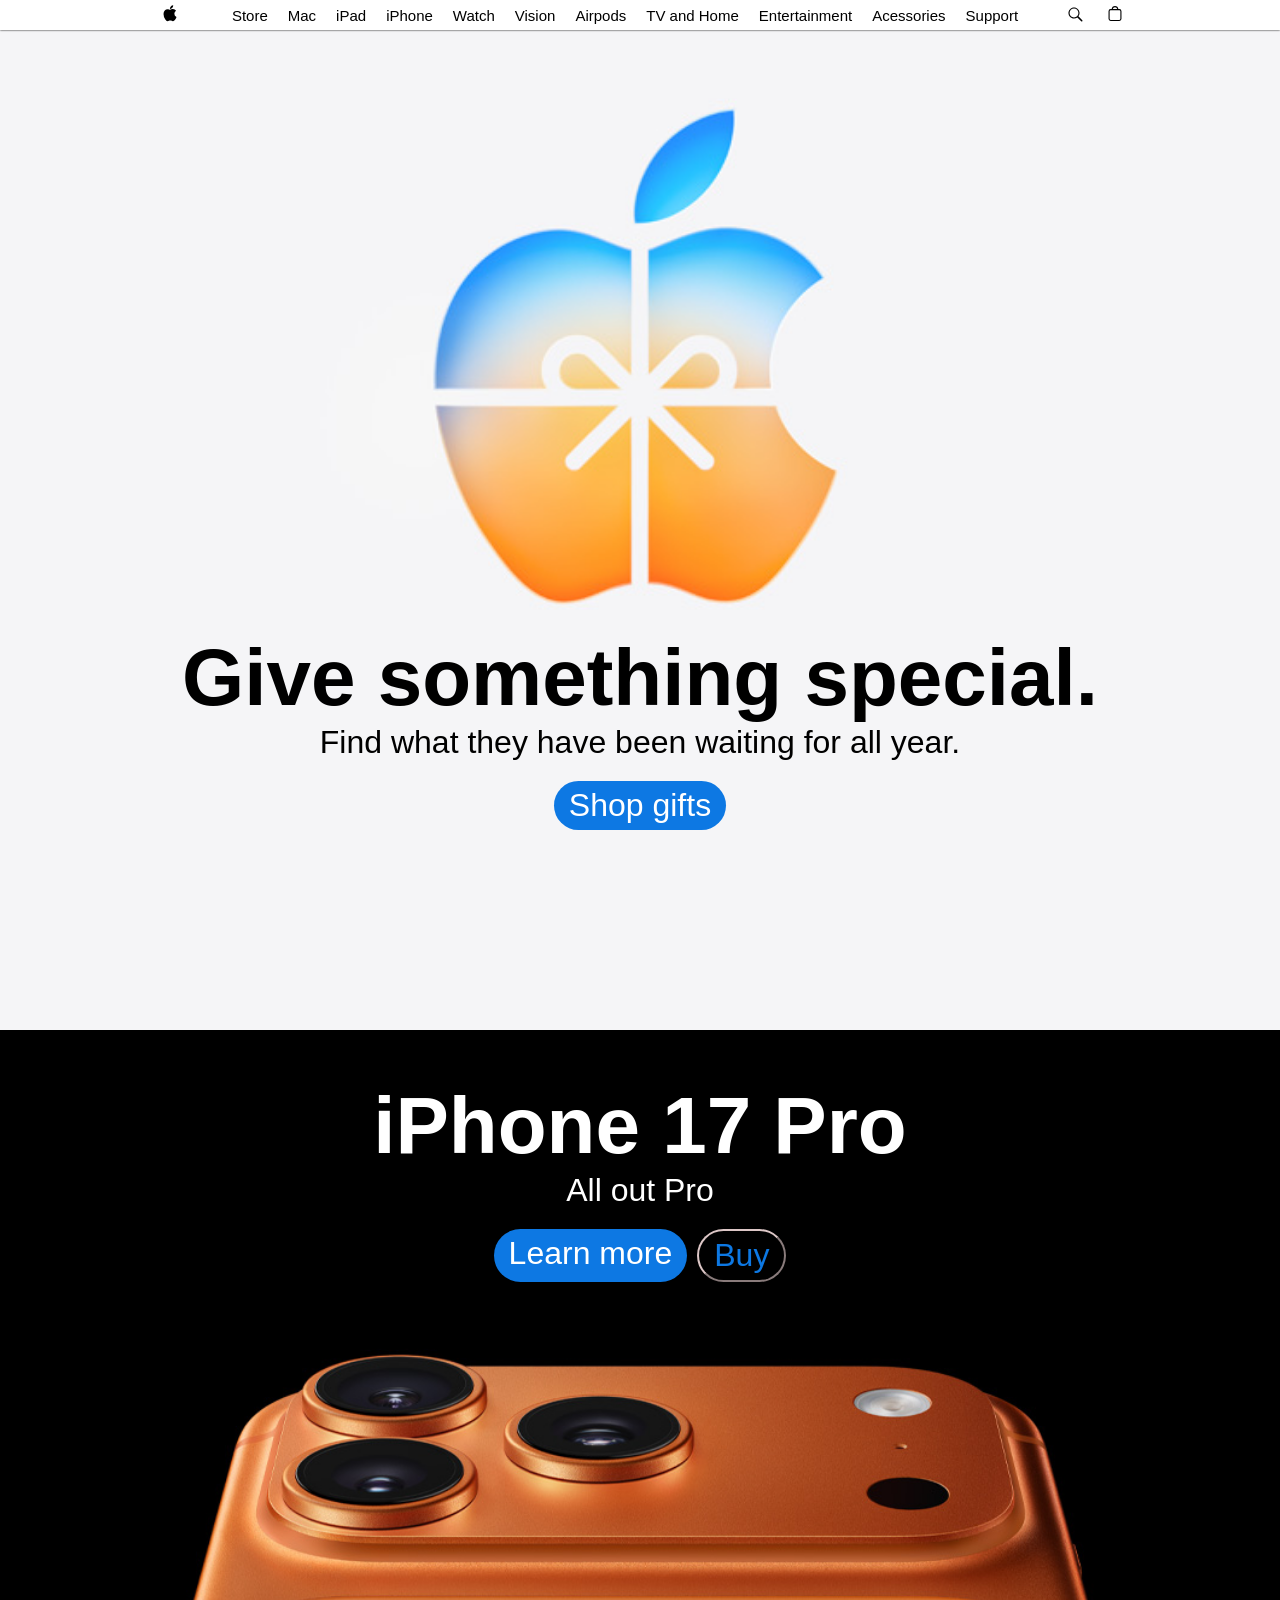
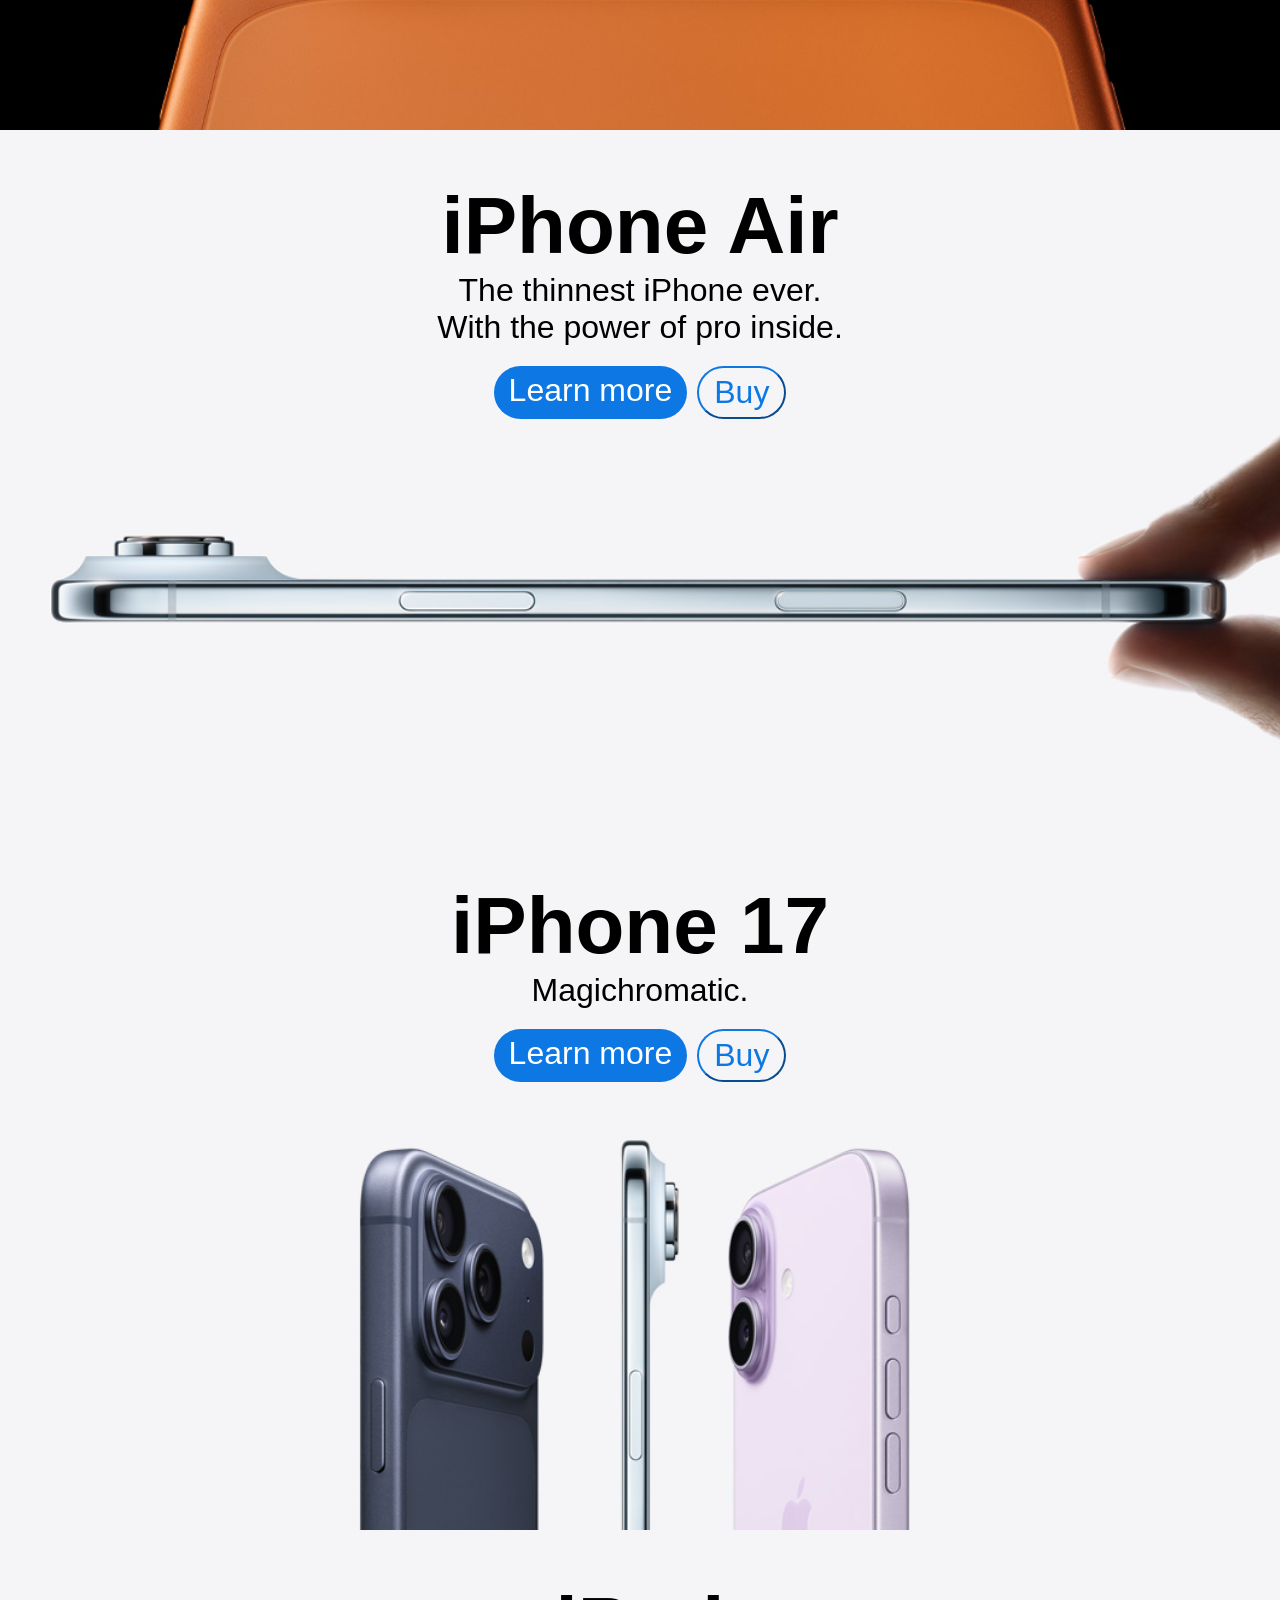
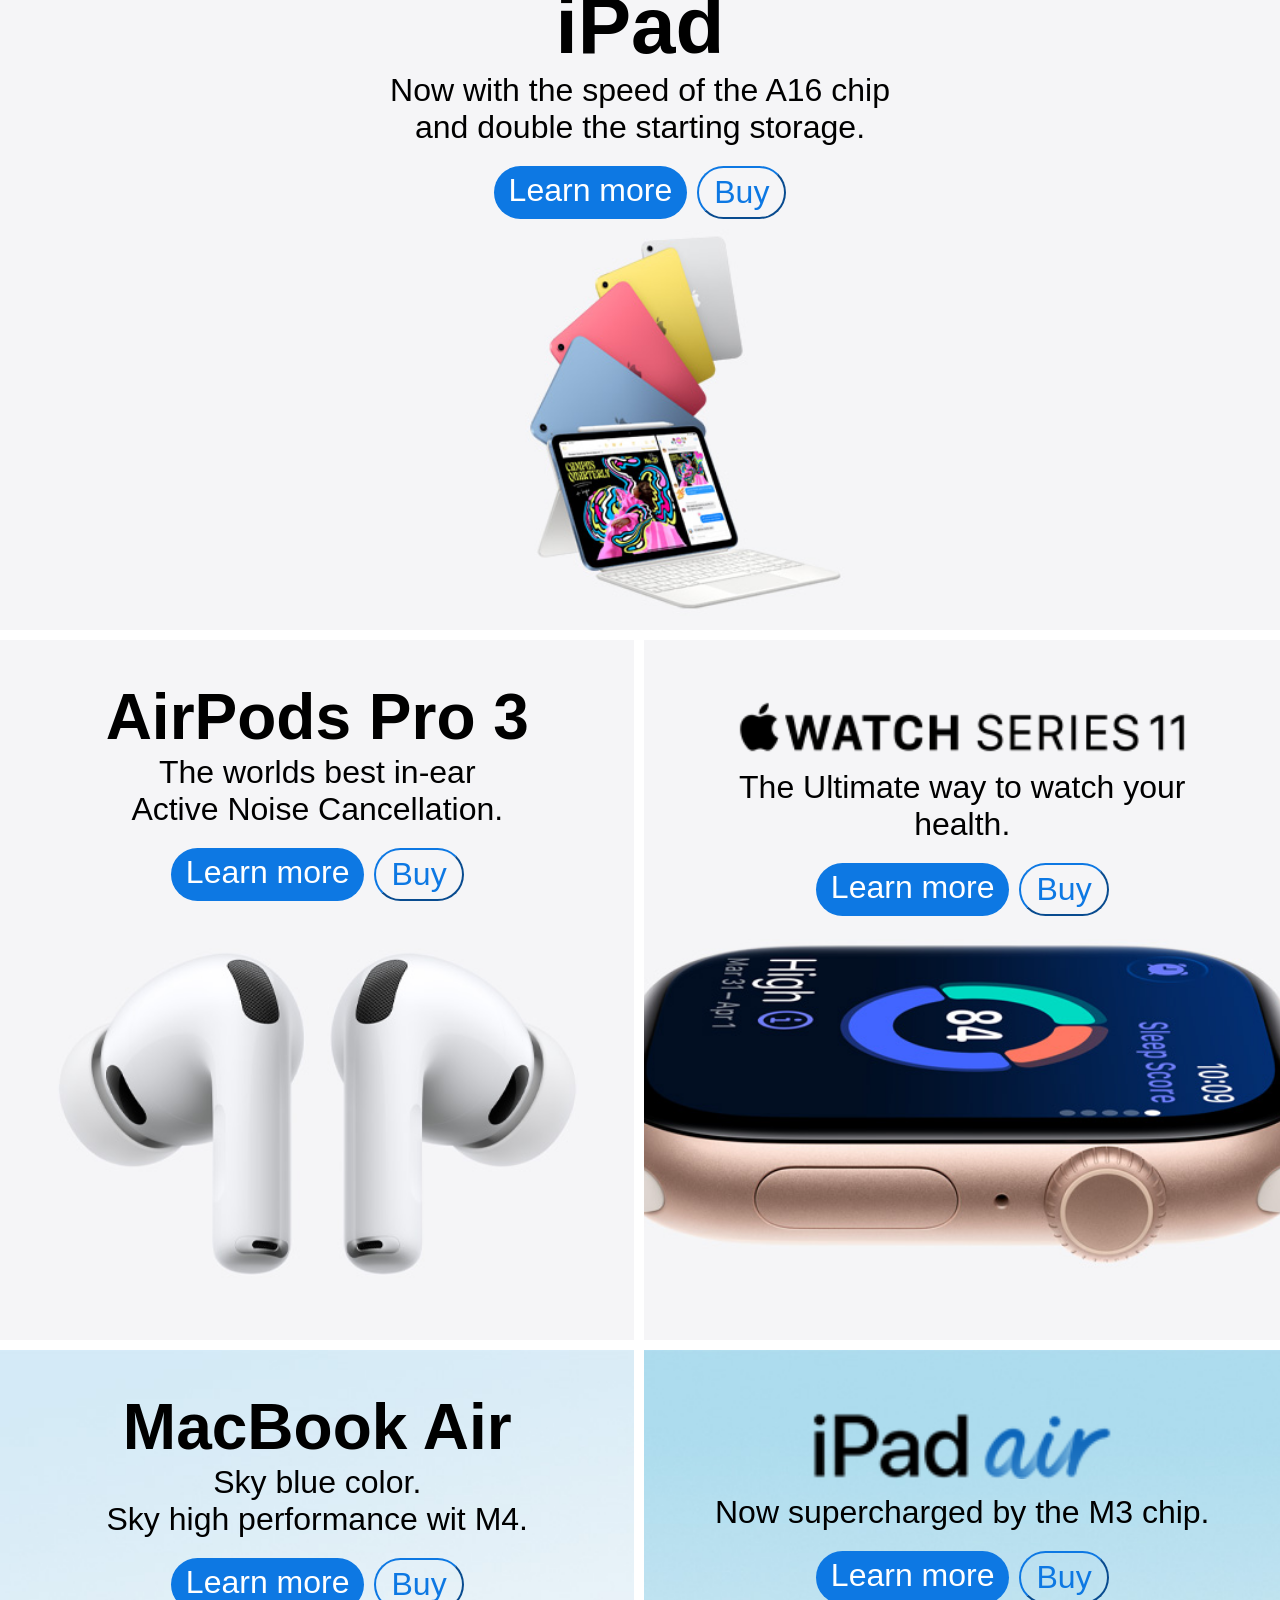
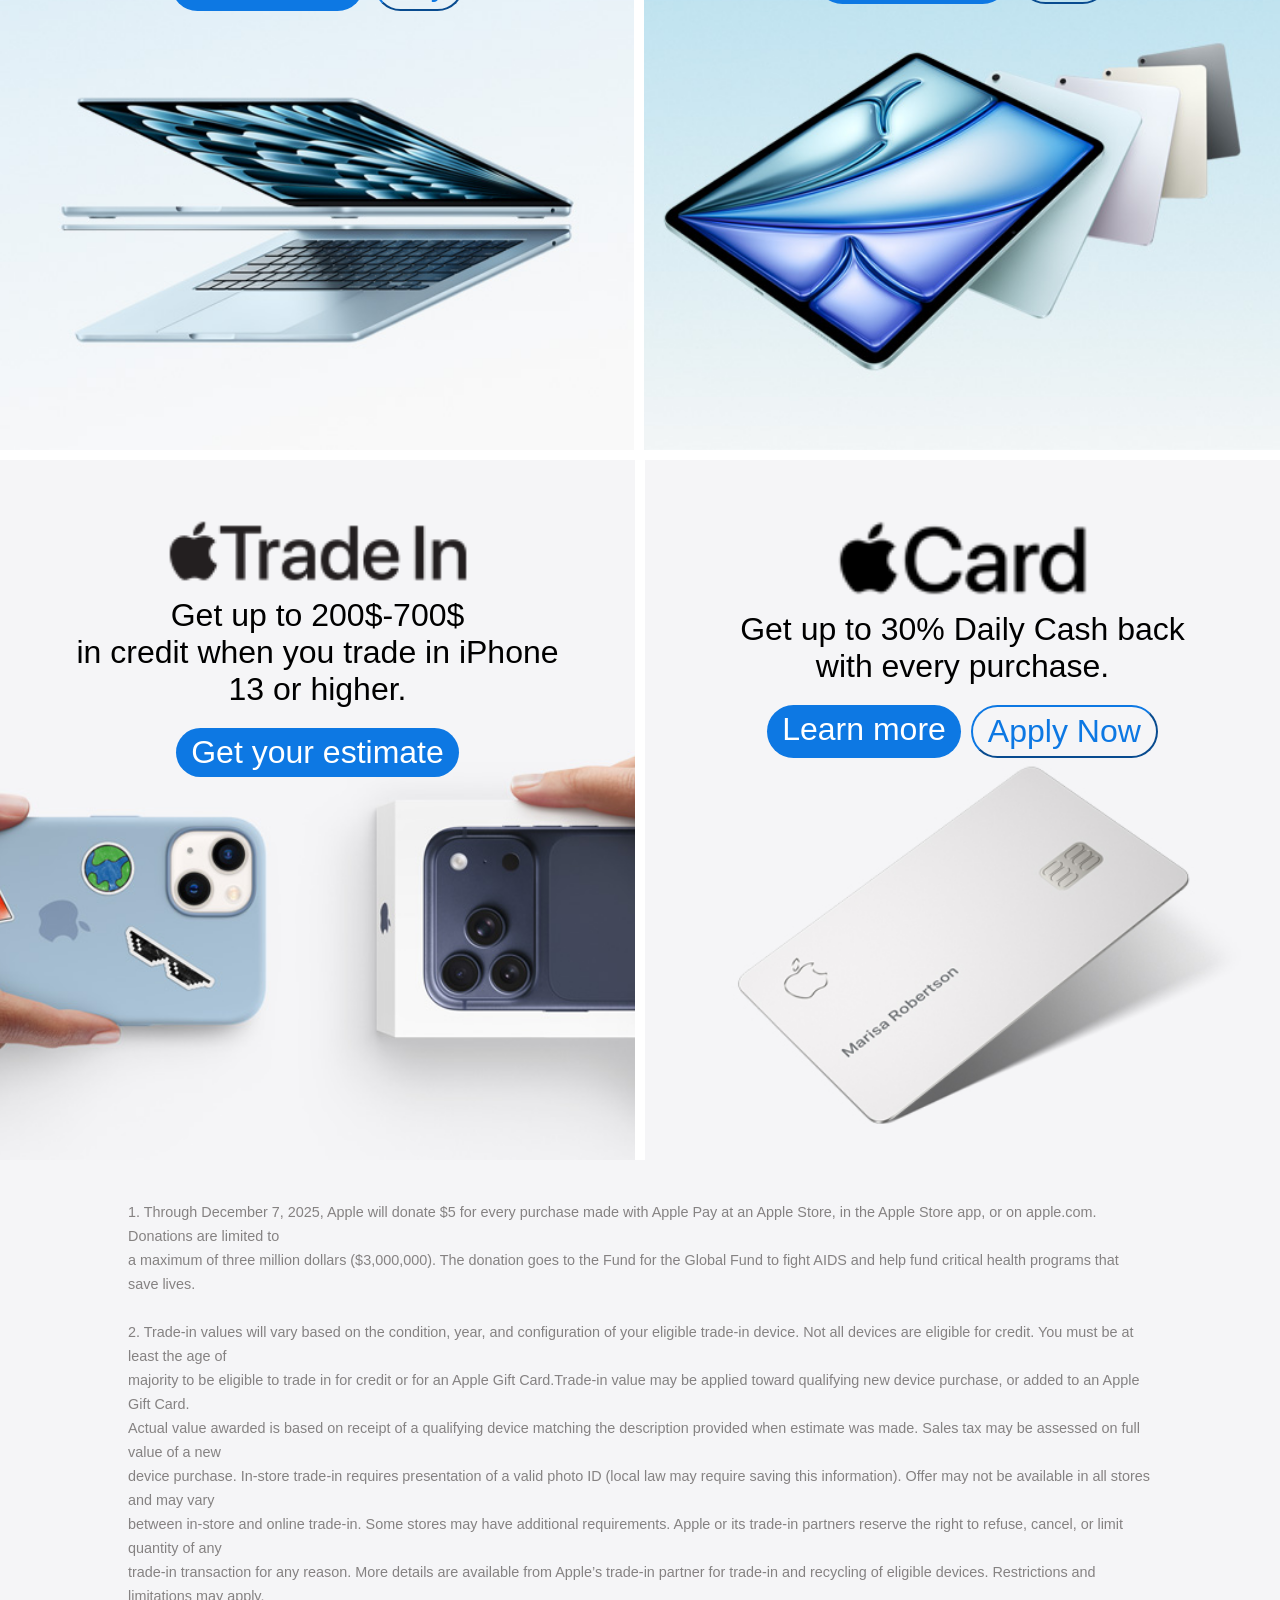
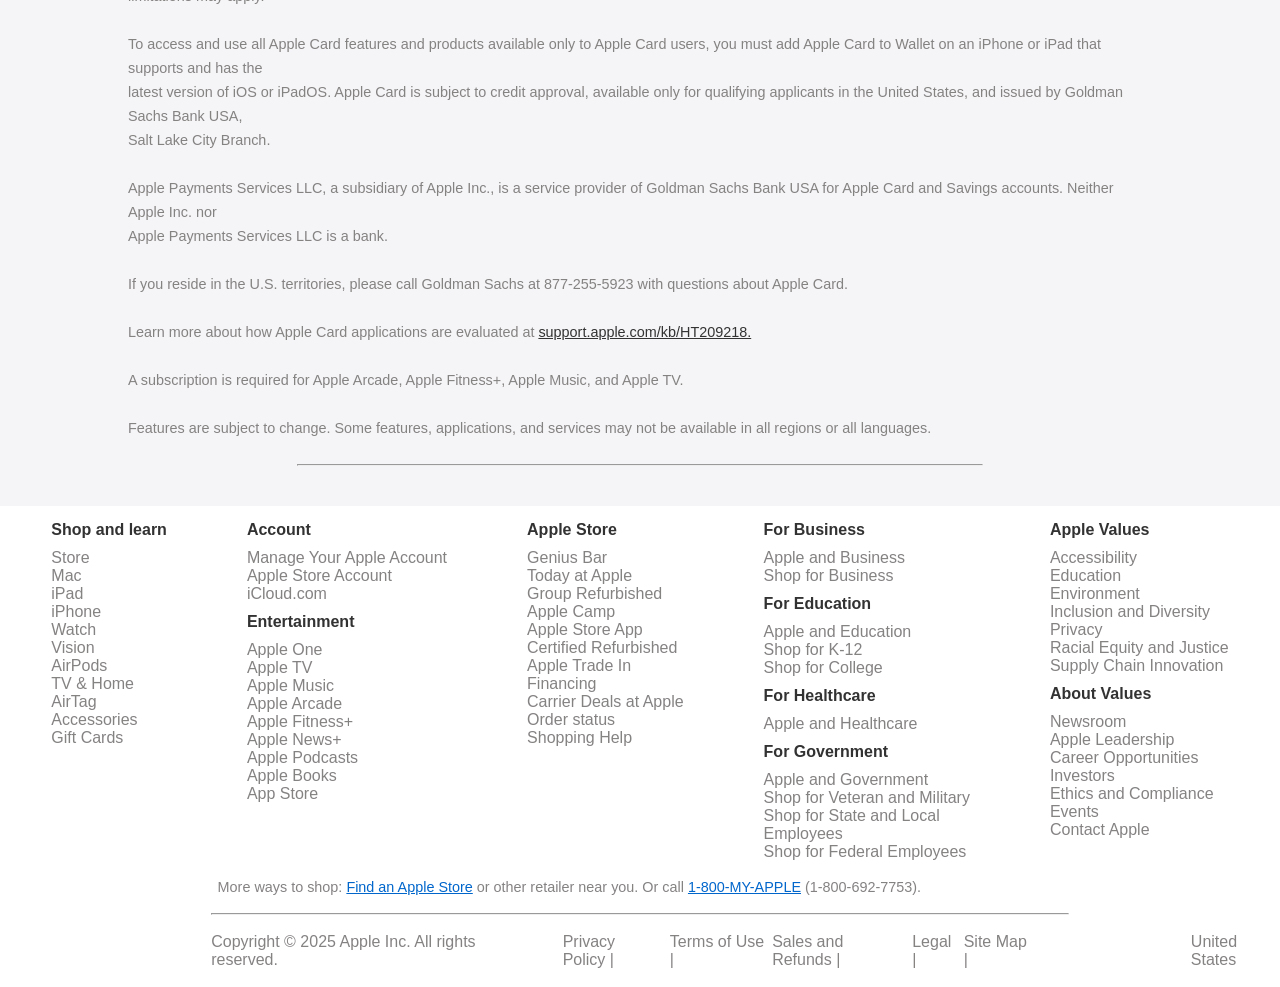
<file: My work/Assignment 3/index.html>
<!DOCTYPE html>
<html lang="en">
<head>
    <meta charset="UTF-8">
    <meta name="viewport" content="width=device-width, initial-scale=1.0">
    <title>apple.com</title>
    <link rel="stylesheet" href="./style.css">
</head>
<body>
    <nav class="navbar">
        <div class="logo">
            <img src="./assets/asset 1.svg" alt="logo">
        </div>
        <div class="links">
            <ul>
                <li><a href="#">Store</a></li>
                <li><a href="#">Mac</a></li>
                <li><a href="#">iPad</a></li>
                <li><a href="#">iPhone</a></li>
                <li><a href="#">Watch</a></li>
                <li><a href="#">Vision</a></li>
                <li><a href="#">Airpods</a></li>
                <li><a href="#">TV and Home</a></li>
                <li><a href="#">Entertainment</a></li>
                <li><a href="#">Acessories</a></li>
                <li><a href="#">Support</a></li>
            </ul>
        </div>
        <div class="icons">
          <img src="./assets/asset 17.svg" alt="icons">
          <img src="./assets/asset 25.svg" alt="icons">
        </div>
    </nav>
      
     <!-- sectin 1 is started -->
    <section class="section1">
        <div class="section1content">
            <h1>Give something special.</h1>
            <p>Find what they have been waiting for all year.</p>
             <div class="section1btn" > 
             <button class="section1btnbutton">Shop gifts</button>
        </div> 
        </div>
        

    </section>
    <!-- section 1 is ended -->
     <!-- setion 2 started -->
      <section class="section2">
        <div class="section2content">
            <h1>iPhone 17 Pro</h1>
            <p>All out Pro</p>

            <div class="section2btn">
            <button class="section2btnbutton">Learn more</button>
            <button class="section2btnbutton2">Buy</button>
        </div>
        </div>
        
      </section>
      <!-- section 2 ended -->
       <!-- section 3 started -->
      <section class="section3">
        <div class="section3content">
            <h1>iPhone Air</h1>
            <p>The thinnest iPhone ever.</p>
            <p>With the power of pro inside.</p>

            <div class="section3btn">
            <button class="section3btnbutton">Learn more</button>
            <button class="section3btnbutton2">Buy</button>
        </div>
        </div>
        
      </section>
      <!-- section 3 ended -->
       <!-- section 4 started -->
      <section class="section4">
        <div class="section4content">
            <h1>iPhone 17</h1>
            <p>Magichromatic.</p>
        
            <div class="section4btn">
            <button class="section4btnbutton">Learn more</button>
            <button class="section4btnbutton2">Buy</button>
        </div>
        </div>
        
      </section>
      <!-- section 4 ended -->
<!-- section 5 started -->
      <section class="section5">
        <div class="section5content">
            <h1>iPad</h1>
            <p>Now with the speed of the A16 chip</p>
            <p>and double the starting storage.</p>
        
            <div class="section5btn">
            <button class="section5btnbutton">Learn more</button>
            <button class="section5btnbutton2">Buy</button>
        </div>
        </div>
        
      </section>
       <!-- section 5 ended -->

<!-- section 6 started -->

      <section class="section6">
        <div class="section6content">
            <h1>AirPods Pro 3</h1>
            <p>The worlds best in-ear</p>
            <p>Active Noise Cancellation.</p>
        
            <div class="section6btn">
            <button class="section6btnbutton">Learn more</button>
            <button class="section6btnbutton2">Buy</button>
        </div>
        </div>

        <div class="section6content2">
            <img src="./assets/asset 40.png" alt="heading">
            <P>The Ultimate way to watch your health.</P>
            <div class="section6btn">
            <button class="section6btnbutton">Learn more</button>
            <button class="section6btnbutton2">Buy</button>
        </div>
        </div>
        
      </section>
      <!-- section 6 ended -->
       <!-- section 7 started -->
 <section class="section7">
        <div class="section7content">
            <h1>MacBook Air</h1>
            <p>Sky blue color.</p>
            <p>Sky high performance wit M4.</p>
        
            <div class="section7btn">
            <button class="section7btnbutton">Learn more</button>
            <button class="section7btnbutton2">Buy</button>
        </div>
        </div>

        <div class="section7content2">
            <img src="./assets/asset 37.png" alt="heading">
            <P>Now supercharged by the M3 chip.</P>
            <div class="section7btn">
            <button class="section7btnbutton">Learn more</button>
            <button class="section7btnbutton2">Buy</button>
        </div>
        </div>
        
      </section>
      <!-- section 7 ended -->
       <!-- section 8 started -->
 <section class="section8">
        <div class="section8content">
            <img src="./assets/asset 39.png" alt="heading">
            <p>Get up to 200$-700$</p>
            <p>in credit when you trade in iPhone 13 or higher.</p>
        
            <div class="section8btn">
            <button class="section8btnbutton">Get your estimate</button>
            
        </div>
        </div>

        <div class="section8content2">
            
             <img src="./assets/asset 45.png" alt="heading">
            
            <P>Get up to 30% Daily Cash back</P>
            <p>with every purchase.</p>
            <div class="section8btn">
            <button class="section8btnbutton">Learn more</button>
            <button class="section8btnbutton2">Apply Now</button>
        </div>
        </div>
        
      </section>
      <!-- section 8 ended -->
       <footer class="footer">
        <div class="footerp">
            <p>1. Through December 7, 2025, Apple will donate $5 for every purchase made with Apple Pay at an Apple Store, in the Apple Store app, or on apple.com. Donations are limited to <br>
a maximum of three million dollars ($3,000,000). The donation goes to the Fund for the Global Fund to fight AIDS and help fund critical health programs that save lives. <br><br>
2. Trade‑in values will vary based on the condition, year, and configuration of your eligible trade‑in device. Not all devices are eligible for credit. You must be at least the age of <br>
majority to be eligible to trade in for credit or for an Apple Gift Card.Trade‑in value may be applied toward qualifying new device purchase, or added to an Apple Gift Card. <br>
Actual value awarded is based on receipt of a qualifying device matching the description provided when estimate was made. Sales tax may be assessed on full value of a new <br>
device purchase. In‑store trade‑in requires presentation of a valid photo ID (local law may require saving this information). Offer may not be available in all stores and may vary <br>
between in‑store and online trade‑in. Some stores may have additional requirements. Apple or its trade‑in partners reserve the right to refuse, cancel, or limit quantity of any <br>
trade‑in transaction for any reason. More details are available from Apple’s trade-in partner for trade‑in and recycling of eligible devices. Restrictions and limitations may apply. <br><br>
To access and use all Apple Card features and products available only to Apple Card users, you must add Apple Card to Wallet on an iPhone or iPad that supports and has the <br>
latest version of iOS or iPadOS. Apple Card is subject to credit approval, available only for qualifying applicants in the United States, and issued by Goldman Sachs Bank USA, <br>
Salt Lake City Branch. <br><br>
Apple Payments Services LLC, a subsidiary of Apple Inc., is a service provider of Goldman Sachs Bank USA for Apple Card and Savings accounts. Neither Apple Inc. nor <br>
Apple Payments Services LLC is a bank. <br><br>
If you reside in the U.S. territories, please call Goldman Sachs at 877-255-5923 with questions about Apple Card. <br><br>
Learn more about how Apple Card applications are evaluated at <a href="">support.apple.com/kb/HT209218.</a> <br><br>
A subscription is required for Apple Arcade, Apple Fitness+, Apple Music, and Apple TV. <br><br>
Features are subject to change. Some features, applications, and services may not be available in all regions or all languages. <br><br> </p>  
        </div>
        <hr>
       </footer>
       <!-- line 1 starts here -->
        <div class="footerlinks">
            
            <div class="column">
                <div class="h4">
                <h4>Shop and learn</h4>
                </div>
                <a href="">Store</a>
                <a href=""> Mac</a>
                <a href="">iPad</a>
                <a href="">iPhone</a>
                <a href="">Watch</a>
                <a href="">Vision</a>
                <a href=""> AirPods</a>
                <a href="">TV & Home</a>
                <a href="">AirTag</a>
                <a href=""> Accessories</a>
                <a href="">Gift Cards</a>
            </div>
            <!-- line 1 ends here -->
            <div class="column">
                <div class="h4">
                <h4>Account</h4>
                </div>
                <a href="">Manage Your Apple Account</a>
                <a href=""> Apple Store Account</a>
                <a href="">iCloud.com</a>
           
            <div class="column">
                <div class="h4">
               <h4>Entertainment</h4>
                </div>
                <a href="">Apple One</a>
                <a href="">Apple TV</a>
                <a href="">Apple Music</a>
                <a href="">Apple Arcade</a>
                <a href="">Apple Fitness+</a>
                <a href="">Apple News+</a>
                <a href=""> Apple Podcasts</a>
                <a href="">Apple Books</a>
                <a href="">App Store</a> 
            </div>
            </div>
            <!-- line 2 ends here -->
            <div class="column">
                <div class="h4">
                <h4>Apple Store</h4>
                </div>
                <a href="">Genius Bar</a>
                <a href=""> Today at Apple</a>
                <a href="">Group Refurbished</a>
                <a href="">Apple Camp</a>
                <a href="">Apple Store App</a>
                <a href="">Certified Refurbished</a>
                <a href=""> Apple Trade In</a>
                <a href="">Financing</a>
                <a href="">Carrier Deals at Apple</a>
                <a href=""> Order status</a>
                <a href="">Shopping Help</a>

            </div>
            <!-- line 3 ends here -->
            <div class="column">
                <div class="h4">
                <h4>For Business</h4>
                </div>
                <div>
                <a href="">Apple and Business</a>
                <a href="">Shop for Business</a>
                </div>
                <div class="h4">
                    <h4>For Education</h4>
                </div>
                <div>
                <a href="">Apple and Education</a>
                <a href=""> Shop for K-12</a>
                <a href="">Shop for College</a>
                </div>
                <div class="h4">
                    <h4>For Healthcare</h4>
                </div>
                <div>
                <a href="">Apple and Healthcare</a>
                </div>
                <div class="h4">
                     <h4>For Government</h4>
                </div>
                <div>
                <a href="">Apple and Government</a>
                <a href=""> Shop for Veteran and Military</a>
                <a href="">Shop for State and Local <br> Employees</a>
                <a href="">Shop for Federal Employees</a>
                </div>
        </div>
                 <!-- line 4 ends here  -->

                   <div class="column">
                <div class="h4">
                <h4>Apple Values</h4>
                </div>
                <div>
                <a href="">Accessibility</a>
                <a href="">Education</a>
                <a href="">Environment</a>
                <a href="">Inclusion and Diversity</a>
                <a href="">Privacy</a>
                <a href="">Racial Equity and Justice</a>
                <a href="">Supply Chain Innovation</a>
                </div>
                <div class="h4">
                    <h4>About Values</h4>
                </div>
                <div>
                <a href="">Newsroom</a>
                <a href=""> Apple Leadership</a>
                <a href="">Career Opportunities</a>
                <a href="">Investors</a>
                <a href="">Ethics and Compliance</a>
                <a href="">Events</a>
                <a href="">Contact Apple</a>

                </div>
        </div>
        </div>
       <!-- line 5 ends here  -->
        <br>
        <div class="footerp2">
            <p>More ways to shop: <a href="">Find an Apple Store</a> or other retailer near you. Or call <a href="">1-800-MY-APPLE</a> (1-800-692-7753).</p>
        </div>
        <br>
        <hr>
        <br>
        <div class="last">
        <div class="copyright">
            Copyright © 2025 Apple Inc. All rights reserved.
        </div>
        <div class="footerlinks2">
            <ul>
            <li><a href="">Privacy Policy |</a></li>
            <li><a href="">Terms of Use |</a></li>
           <li> <a href="">Sales and Refunds |</a></li>
            <li><a href="">Legal |</a></li>
            <li><a href="">Site Map |</a></li>

            </ul>
        </div>
        <div class="unitedstates">
            <a href="">United States</a>
        </div>
        </div>
        <br>
</body>
</html>
</file>
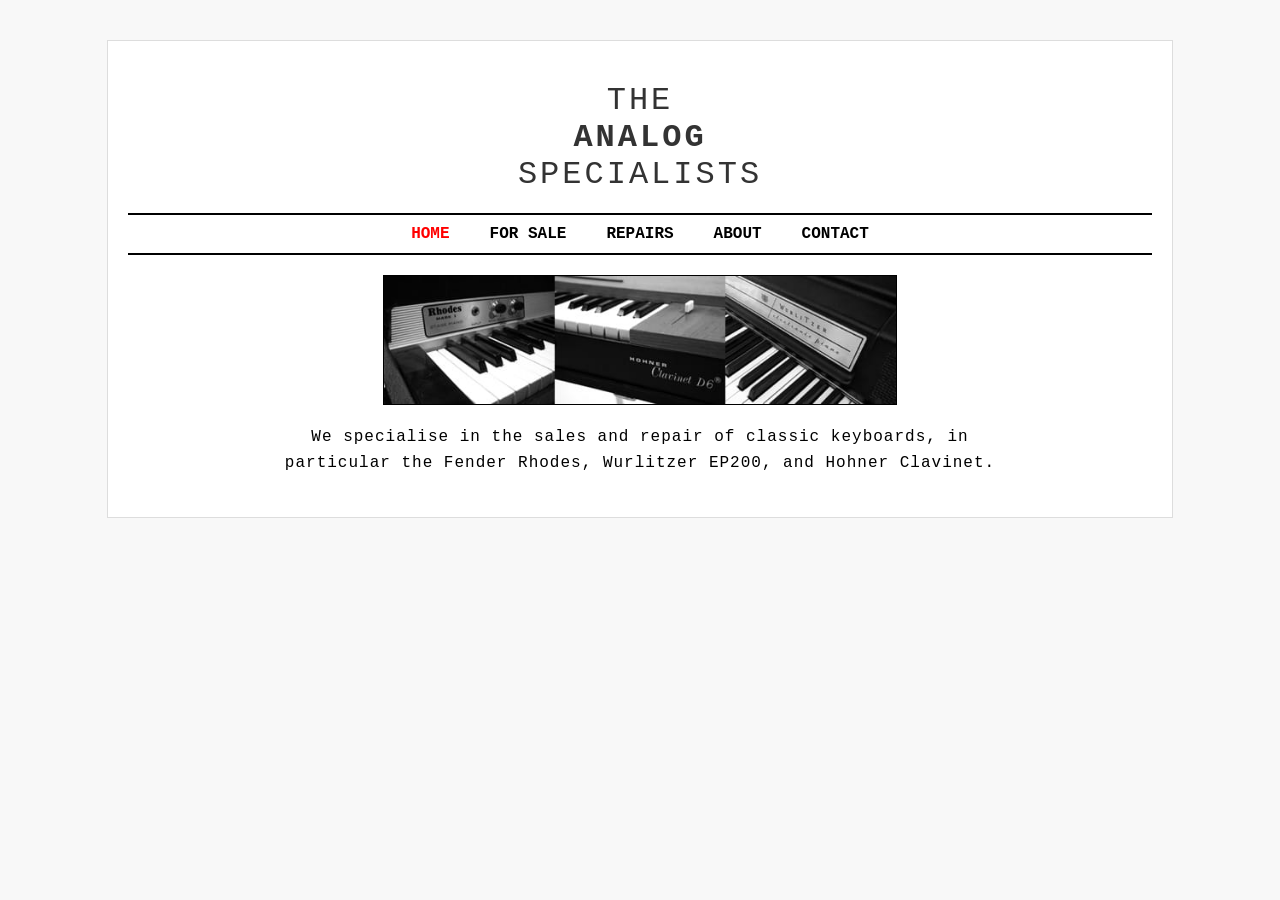
<file: My work/Assignmet 2/index.html>
<!DOCTYPE html>
<html lang="en">
<head>
  <meta charset="UTF-8">
  <meta name="viewport" content="width=device-width, initial-scale=1.0">
  <title>The Analog Specialists</title>
  <link rel="stylesheet" href="./style.css">
</head>
<body>
  <div class="container">
    <h1>THE <br><span>ANALOG <br></span> SPECIALISTS</h1>

    <nav>
      <ul>
        <li><a href="#" class="active">HOME</a></li>
        <li><a href="#">FOR SALE</a></li>
        <li><a href="#">REPAIRS</a></li>
        <li><a href="#">ABOUT</a></li>
        <li><a href="#">CONTACT</a></li>
      </ul>
    </nav>
<section id="content">
    <div class="images">
      <img src="./WhatsApp Image 2025-11-08 at 9.00.58 PM.jpeg" alt="keyboard">

    </div>

    <p>
      We specialise in the sales and repair of classic keyboards, 
      in particular the Fender Rhodes, Wurlitzer EP200, and Hohner Clavinet.
    </p>
    </section>
  </div>
</body>
</html>
</file>
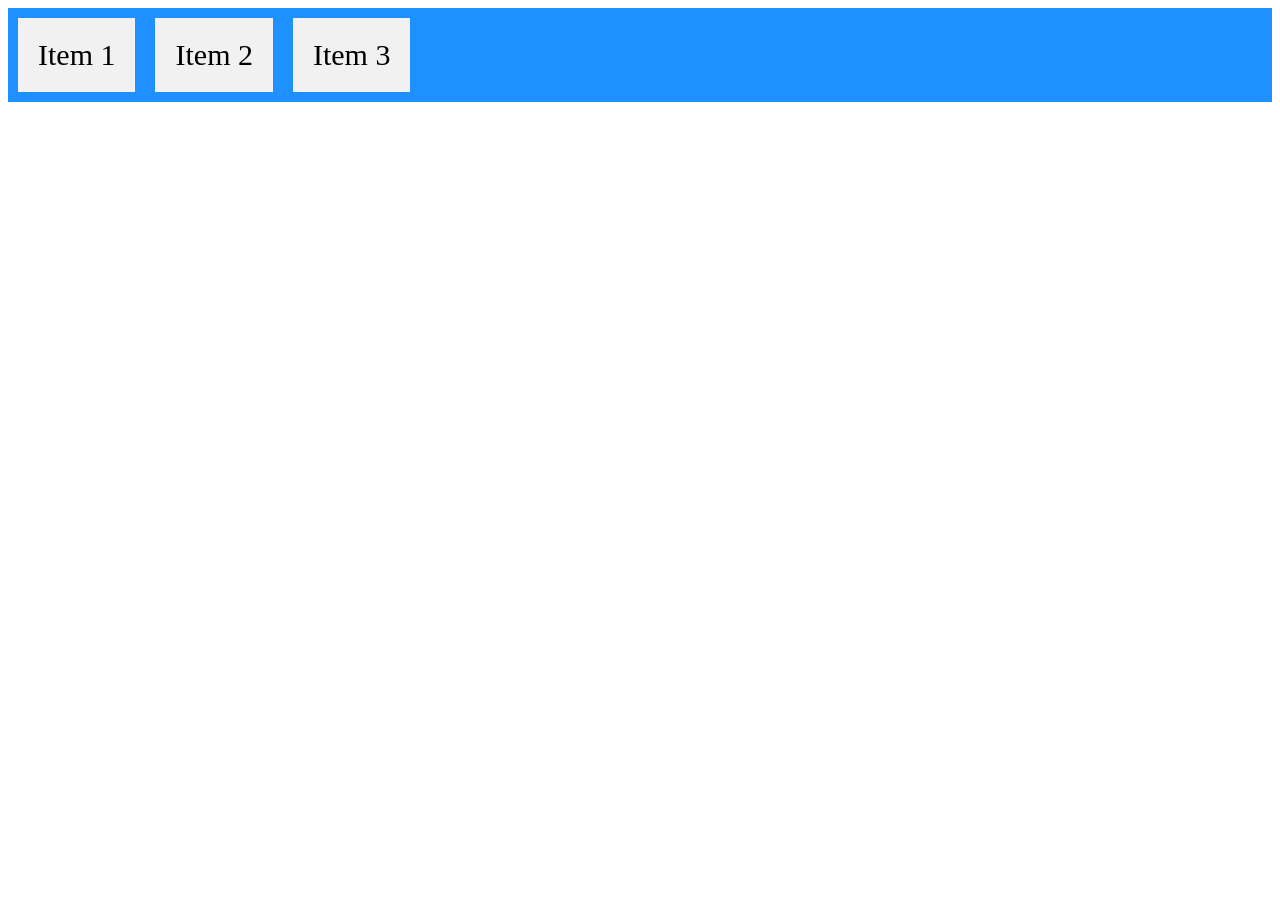
<file: My work/CSS Flexbox/index.html>
<!DOCTYPE html>
<html lang="en">
<head>
    <meta charset="UTF-8">
    <meta name="viewport" content="width=device-width, initial-scale=1.0">
    <title>css flexbox</title>
    <link rel="stylesheet" href="./style.css">
</head>
<body>
    <div class="container">
  <div>Item 1</div>
  <div>Item 2</div>
  <div>Item 3</div>
</div>

</body>
</html>
</file>
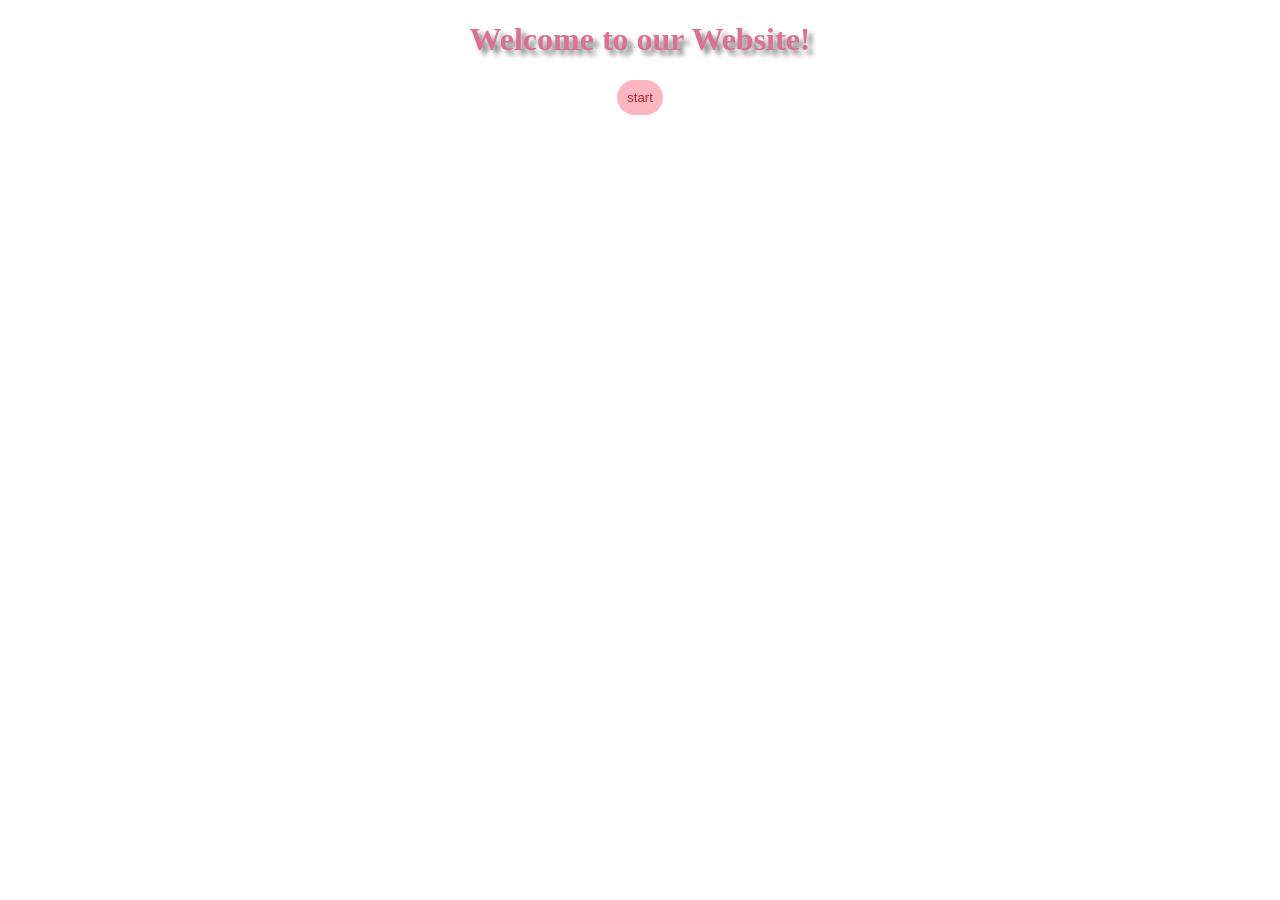
<file: My work/Form/index.html>
<!DOCTYPE html>
<html lang="en">
<head>
    <meta charset="UTF-8">
    <meta name="viewport" content="width=device-width, initial-scale=1.0">
    <title>Form</title>
    <link rel="stylesheet" href="./style.css">
    
</head>
<body>
    <h1 class="heading1">Welcome to our Website!</h1>
    <div class="btn">
<button><a href="./step1.html">start</a></button>
    </div>
</body>
</html>
</file>
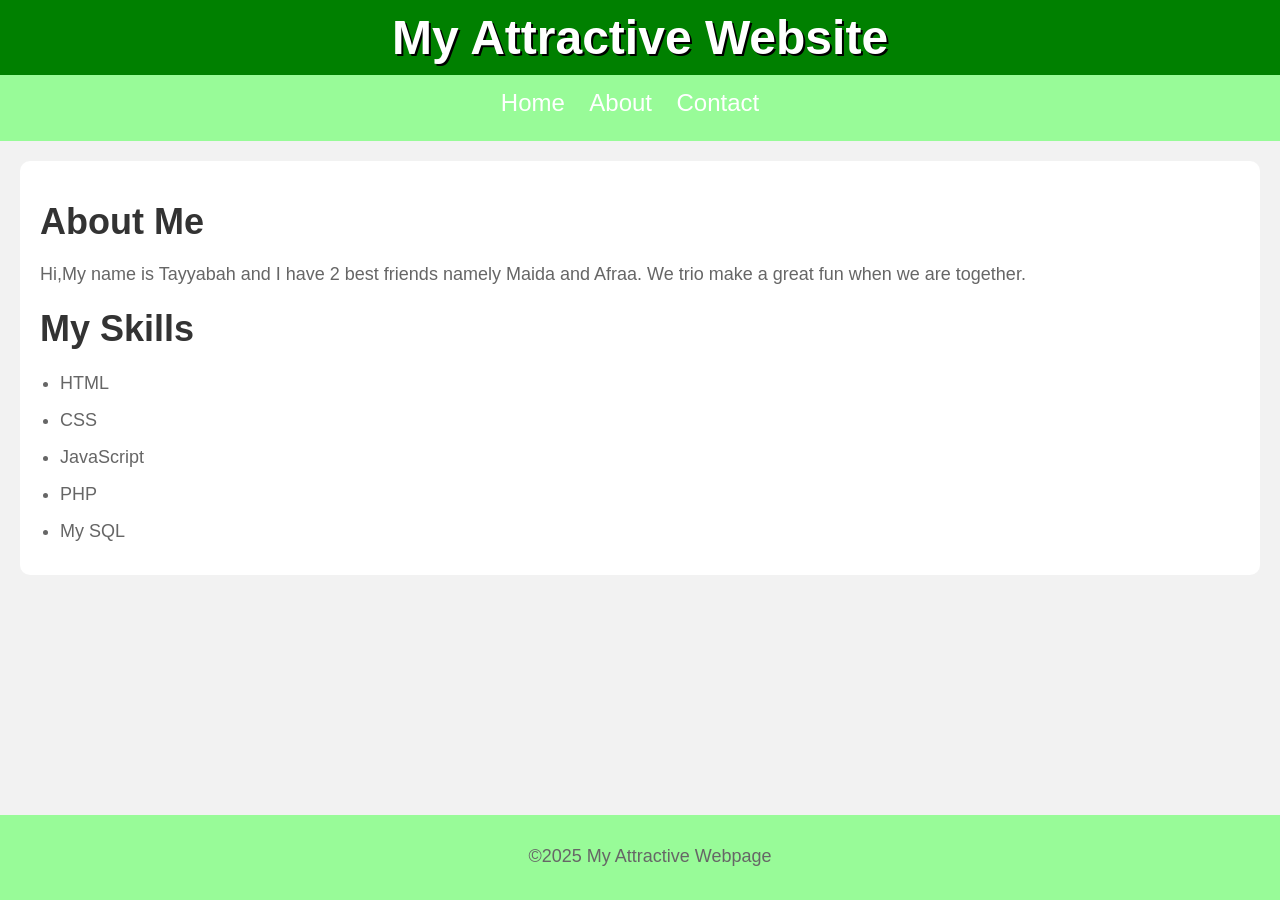
<file: My work/Layout h.w/index.html>
<!DOCTYPE html>
<html lang="en">
<head>
    <meta charset="UTF-8">
    <meta name="viewport" content="width=device-width, initial-scale=1.0">
    <title>My Attractive Website</title>
    <link rel="stylesheet" href="./style.css">
</head>
<body>
    <header>
    <h1>My Attractive Website</h1>
</header>
<nav>
    <ul>
        <li><a href="#">Home</a></li>
        <li><a href="#">About</a></li>
        <li><a href="#">Contact</a></li>
    </ul>
</nav>
<main>
    <h2>About Me</h2>
    <p>Hi,My name is Tayyabah and I have 2 best friends namely Maida and Afraa. We trio make a great fun when we are together.</p>
<h2>My Skills</h2>
<ul>
    <li>HTML</li>
    <li>CSS</li>
    <li>JavaScript</li>
    <li>PHP</li>
    <li>My SQL</li>
</ul>

</main>
<footer>
    <p>&copy;2025 My Attractive Webpage</p>
</footer>


</body>
</html>
</file>
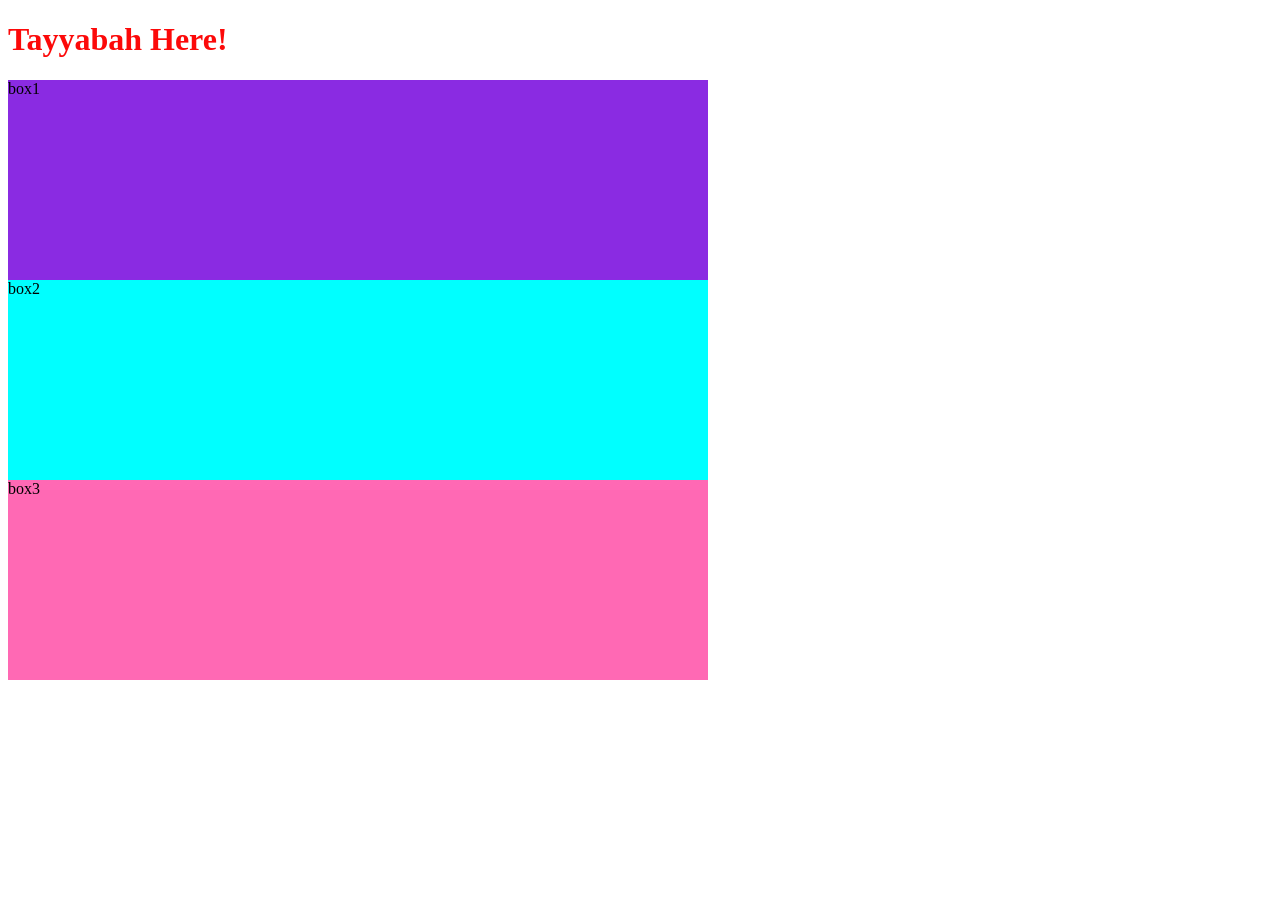
<file: My work/Layout/index.html>
<!DOCTYPE html>
<html lang="en">
<head>
    <meta charset="UTF-8">
    <meta name="viewport" content="width=, initial-scale=1.0">
    <title>Document</title>
    <link rel="stylesheet" href="./style.css">
</head>
<body>
    <h1>Tayyabah Here!</h1>
    <div class="box1">box1</div>
    <div class="box2">box2</div>
    <div class="box3">box3</div>
</body>
</html>
</file>
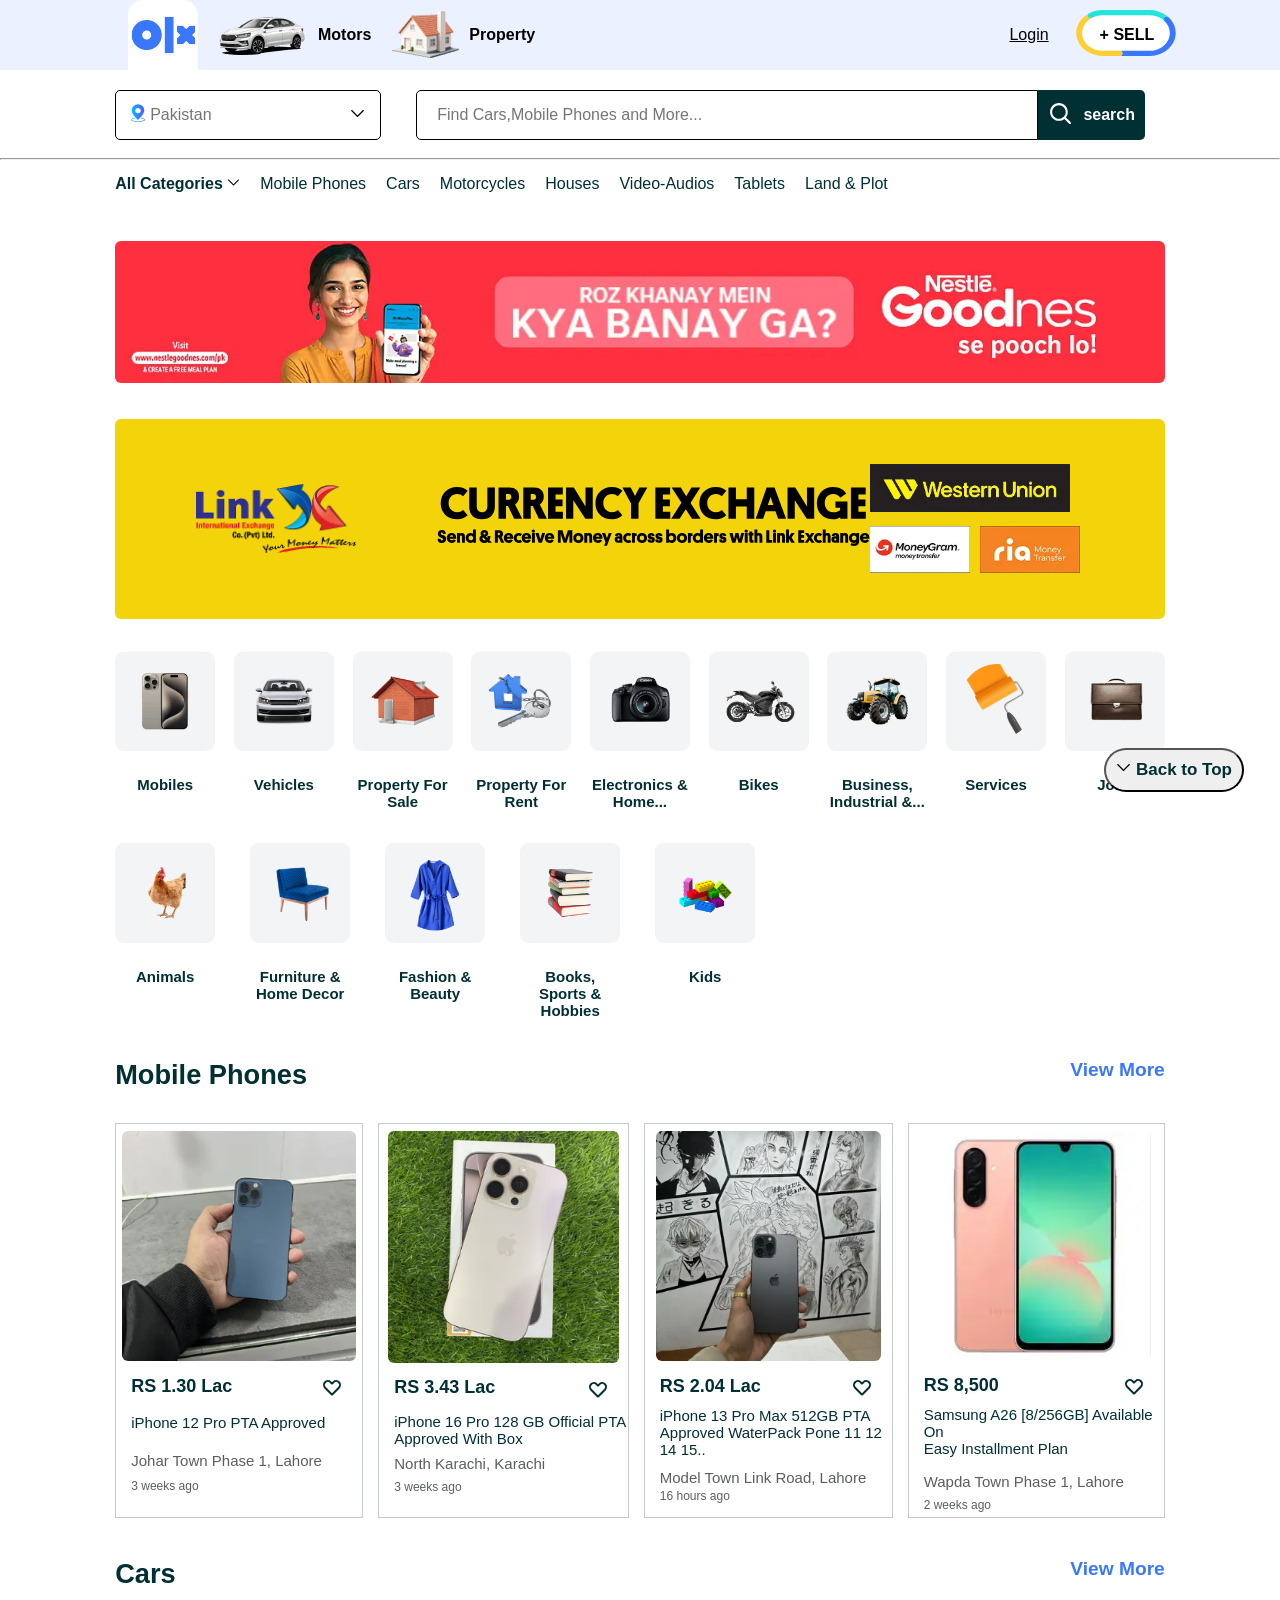
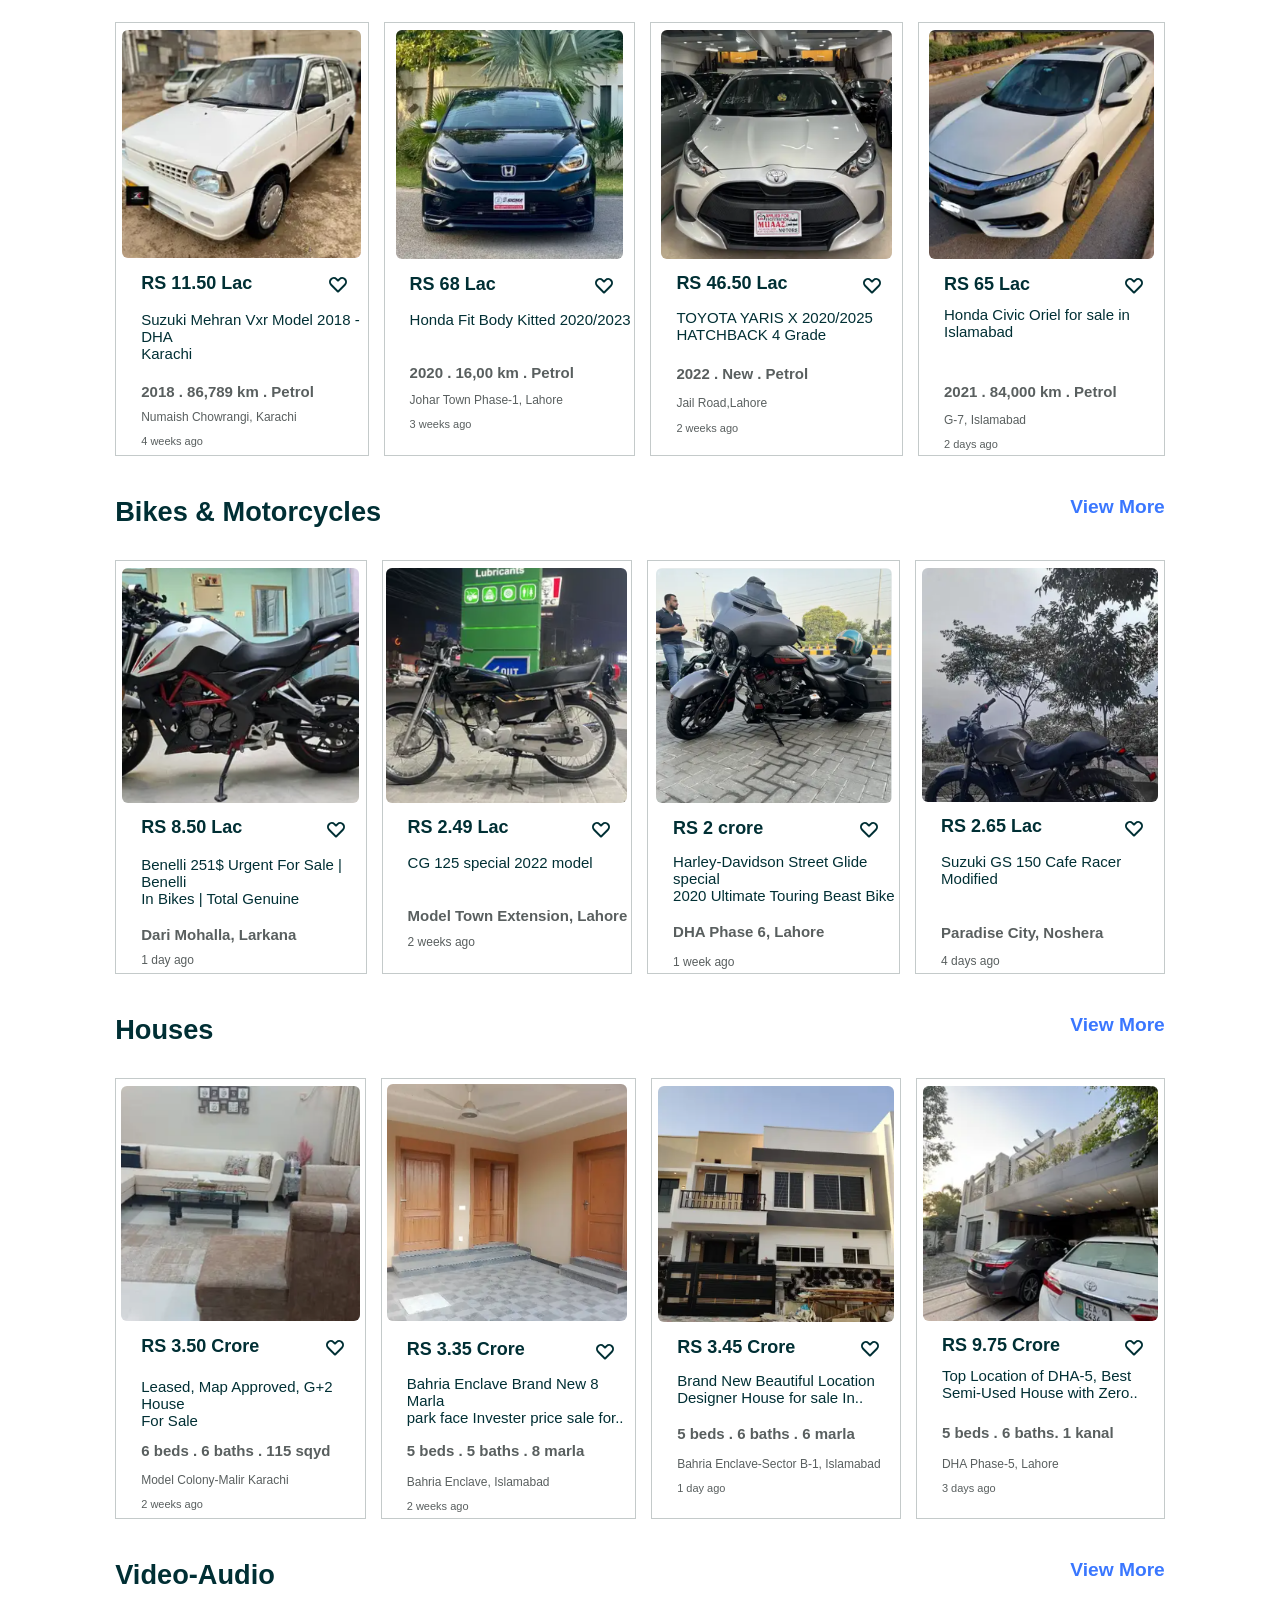
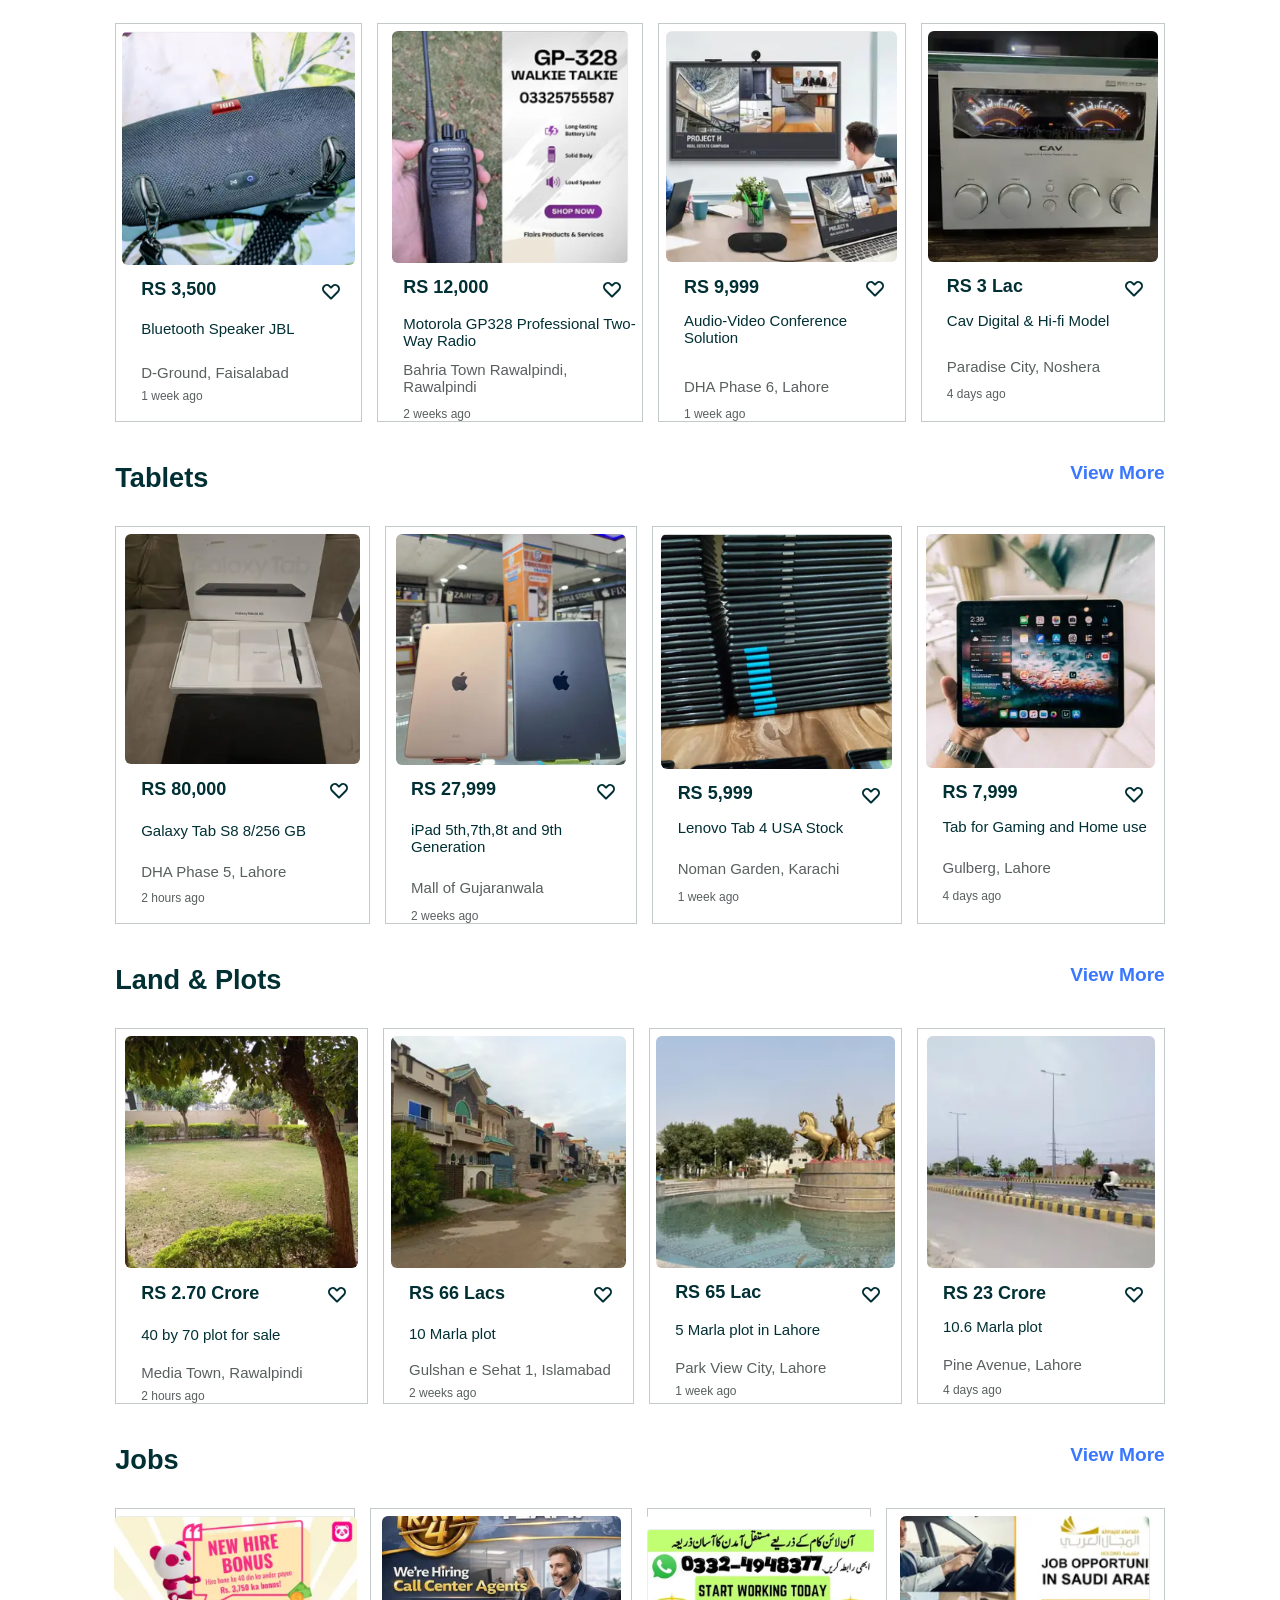
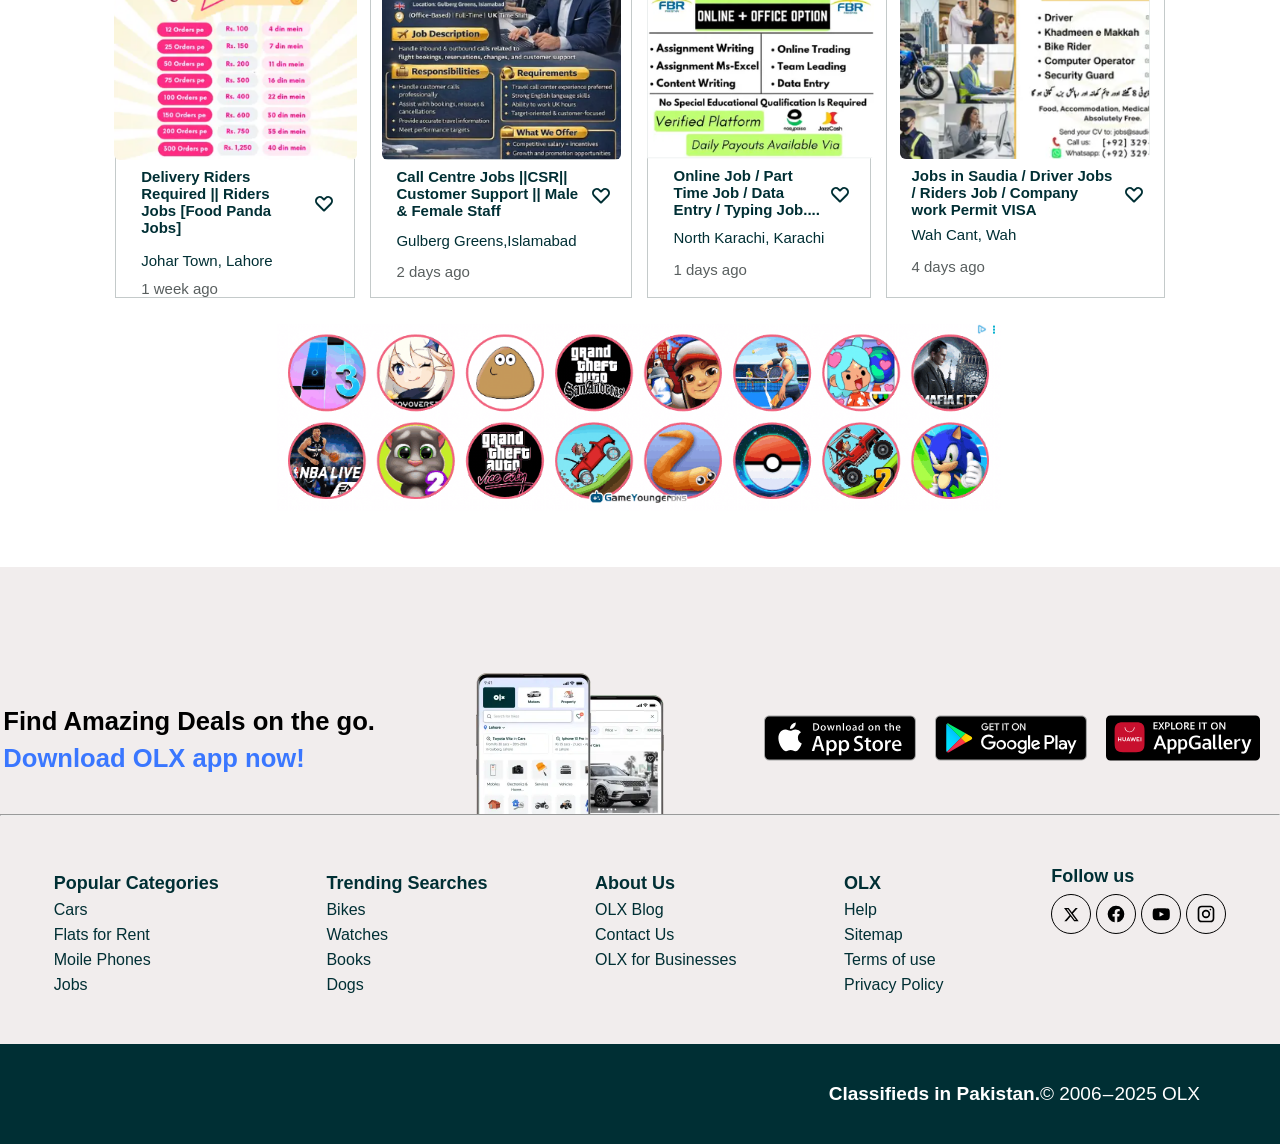
<file: My work/Assignment 4/OLX Clone/index.html>
<!DOCTYPE html>
<html lang="en">
<head>
    <meta charset="UTF-8">
    <meta name="viewport" content="width=device-width, initial-scale=1.0">
    <title>OlX Clone</title>
    <link rel="stylesheet" href="./style.css">
</head>
<body>
    <!-- navbar starts here -->
    <nav class="navbar">
        <!-- nav1 starts here -->
         <nav class="nav1">
        <div class="logo">
            <img src="./assesst/asset 0.jpeg" alt="logo">
        
            <div class="carhouse">
            <div class="car">
            <img src="./assesst/asset 1.png" alt="car">
            <p>Motors</p>
            </div>
            </div>
            <div class="house">
                <img src="./assesst/asset 2.png" alt="house">
                <p>Property</p>
            </div>
        </div>

        
        <div class="loginsell">
            <div class="login">
                <a href="">Login</a>
            </div>
            <div class="sell">
                <div class="imgbtn">
                <img src="./assesst/asset 3.svg" alt="btn">
                <span>+ SELL</span>
                
            </div>
        </div>

    </nav>
         
        <!-- nav1 ends here -->
         <!-- nav2 starts here -->
          <nav class="nav2">
          <div class="box1" >
            <div class="locationlogo">
                <img src="./assesst/asset 5.svg" alt="location">
            </div>
            <div class="locationtext">
                <input type="text" name="location" placeholder="Pakistan">
            </div>
            <div class="arrowdown">
                <img src="./assesst/asset 6.svg" alt="arrowdown">
            </div>
            </div>
          </div>

          <div class="box2">
            <div class="box2text">
                <input type="text" placeholder="Find Cars,Mobile Phones and More...">
            </div>
          </div>
                <div class="searchicon">
                    <div class="icon">
                    <img src="./assesst/asset 32.svg" alt="icon">
                    </div>
                    <div class="search">
                    <span>search</span>
                    </div>
            
          </div>
          </nav>
          <!-- nav2 ends here -->
           <br>
           <hr> 
    </nav>

           <!-- navbar ends here -->

            <div class="container">
           <!-- Menu starts here! -->
            <div class="menu">
        <ul>
            <li class="categ">All Categories
                <img src="./assesst/asset 6.svg" width="13px" alt="arrowdown">
            </li>
            <li>Mobile Phones</li>
            <li>Cars</li>
            <li>Motorcycles</li>
            <li>Houses</li>
            <li>Video-Audios</li>
            <li>Tablets</li>
            <li>Land & Plot</li>
        </ul>
    </div>
    <!-- img section 1 starts here -->
     <div class="imgSection1">
        <img src="./assesst/img 1.png" alt="add">
     </div>
<!-- img section 1 ends here -->

    <!-- img section 2 starts here -->
     <div class="imgSection2">
        <div class="imgSection2Img1">
            <img src="./assesst/asset 7.webp" alt="add">
        </div>
        <div  class="imgSection2Img2">
            <img src="./assesst/asset 44.svg" alt="add">
        </div>
        <div  class="imgSection2Img3">
            <div class="western">
                <img src="./assesst/asset 8.webp" alt="add">
            </div>
            <div class="MoneyRia">
                <img src="./assesst/asset 9.webp" alt="add">
                <img src="./assesst/asset 10.webp" alt="add">
            </div>

        </div>
    </div>
        <!-- img section 2 ends here  -->
         <!-- card section 1 starts here  -->
          <section class="cardsection1">
          <div class="cardsection1card1">
            <div class="card">
                <img src="./assesst/asset 11.png" alt="Mobile">
                <p>Mobiles</p>
            </div>
            <div class="card">
                <img src="assesst/asset 12.png" alt="Vehicles">
                <p>Vehicles</p>
            </div>
            <div class="card">
                <img src="./assesst/asset 13.png" alt="Sale">
                <p>Property For Sale</p>
            </div>
            <div class="card">
                <img src="assesst/asset 14.png" alt="Rent">
                <p>Property For Rent</p>
            </div>
            <div class="card">
                <img src="assesst/asset 15.png" alt="Electronics">
                <p>Electronics & Home...</p>
            </div>
            <div class="card">
                <img src="assesst/asset 16.png" alt="Bikes">
                <P>Bikes</P>
            </div>
            <div class="card">
                <img src="assesst/asset 17.png" alt="Business">
                <p>Business, Industrial &...</p>
            </div>
            <div class="card">
                <img src="assesst/asset 18.png" alt="Services">
                <p>Services</p>
            </div>
            <div class="card">
                <img src="assesst/asset 19.png" alt="Jobs">
                <p>Jobs</p>
            </div>
          </div>
       
           <div class="cardsection1card2">
            <div class="card">
                <img src="./assesst/asset 20.png" alt="Animals">
                <p>Animals</p>
            </div>
            <div class="card">
                <img src="assesst/asset 21.png" alt="Furniture">
                <p>Furniture & Home Decor</p>
            </div>
            <div class="card">
                <img src="./assesst/asset 22.png" alt="Fashion">
                <p>Fashion & Beauty</p>
            </div>
            <div class="card">
                <img src="assesst/asset 23.png" alt="Hobbies">
                <p>Books, Sports & Hobbies</p>
            </div>
            <div class="card">
                <img src="assesst/asset 24.png" alt="Kids">
                <p>Kids</p>
            </div>
           </div>
          </section>
          <!-- card section 1 ends here  -->

    <!-- title section 1 starts here  -->
     <div class="titlesection">
        <div>
            <h1>Mobile Phones</h1>
        </div>
        <div>
            <a href="">View More</a>
        </div>
    </div>
    <!-- title section 1 ends here  -->
     <!-- title section 1 card 1 starts here  -->
      <section class="titlesection1">
        <div class="titlesection1card1">
            <div class="pic1">
                <img src="./assesst/img iphone 1.png" alt="iPhone">
            </div>
            <div class="text">
            <div class="RS1">
                <p>RS 1.30 Lac</p>
                <img src="./assesst/like img.png" alt="like">
            </div>
            
            <div class="card1p2">
                <p>iPhone 12 Pro PTA Approved</p>
            </div>
            <div class="card1p3">
                <P>Johar Town Phase 1, Lahore</P>
            </div>
            <div class="card1p4">
                <p>3 weeks ago</p>
            </div>
            </div>
        </div>
<!-- title section 1 card 1 ends here  -->

        <div class="titlesection1card2">
            <div class="pic2">
                <img src="./assesst/img iphone 2.png" alt="iPhone">
            </div>
            <div class="text">
            <div class="RS2">
                <p>RS 3.43 Lac</p>
                <img src="./assesst/like img.png" alt="like">
            </div>
            
            <div class="card2p2">
                <p>iPhone 16 Pro 128 GB Official PTA <br>Approved With Box</p>
            </div>
            <div class="card2p3">
                <P>North Karachi, Karachi</P>
            </div>
            <div class="card2p4">
                <p>3 weeks ago</p>
            </div>
            </div>
        </div>
<!-- title section 1 card 2ends here  -->
        
        <div class="titlesection1card3">
            <div class="pic3">
                <img src="./assesst/img iphone 3.png" alt="iPhone">
            </div>
            <div class="text">
            <div class="RS3">
                <p>RS 2.04 Lac</p>
                <img src="./assesst/like img.png" alt="like">
            </div>
            
            <div class="card3p2">
                <p>iPhone 13 Pro Max 512GB PTA <br>Approved WaterPack Pone 11 12 14 15..</p>
            </div>
            <div class="card3p3">
                <P>Model Town Link Road, Lahore</P>
            </div>
            <div class="card3p4">
                <p>16 hours ago</p>
            </div>
            </div>
        </div>
<!-- title section 1 card 3 ends here  -->
        
        <div class="titlesection1card4">
            <div class="pic4">
                <img src="./assesst/img iphone 4.png" alt="Samsung">
            </div>
            <div class="text">
            <div class="RS4">
                <p>RS 8,500</p>
                <img src="./assesst/like img.png" alt="like">
            </div>
            
            <div class="card4p2">
                <p>Samsung A26 [8/256GB] Available On <br>Easy Installment Plan</p>
            </div>
            <div class="card4p3">
                <P>Wapda Town Phase 1, Lahore</P>
            </div>
            <div class="card4p4">
                <p>2 weeks ago</p>
            </div>
            </div>
        </div>
    
      </section>
<!-- title section 1 card 4 ends here  -->
<!-- title section 2 starts here  -->
     <div class="titlesection">
        <div>
            <h1>Cars</h1>
        </div>
        <div>
            <a href="">View More</a>
        </div>
    </div>
    <!-- title section 2 ends here  -->
     <!-- title section 2 card 1 starts here  -->
      <section class="titlesection2">
      <div class="titlesection2card1">
            <div class="sec2pic1">
                <img src="./assesst/car img 1.png" alt="car">
            </div>
            <div class="sec2text">
            <div class="sec2RS2">
                <p>RS 11.50 Lac</p>
                <img src="./assesst/like img.png" alt="like">
            </div>
            
            <div class="sec2card1p2">
                <p>Suzuki Mehran Vxr Model 2018 -DHA <br>Karachi</p>
            </div>
            <div class="sec2card1p3">
                <P>2018 . 86,789 km . Petrol</P>
            </div>
            <div class="sec2card1p4">
                <p>Numaish Chowrangi, Karachi</p>
            </div>
            <div class="sec2card1p5">
                <p>4 weeks ago</p>
            </div>
            </div>
        </div>
<!-- title section 2 card 1 ends here  -->

        <div class="titlesection2card2">
            <div class="sec2pic2">
                <img src="./assesst/car img 2.png" alt="car">
            </div>
            <div class="sec2text">
            <div class="sec2RS2">
                <p>RS 68 Lac</p>
                <img src="./assesst/like img.png" alt="like">
            </div>
            
            <div class="sec2card2p2">
                <p>Honda Fit Body Kitted 2020/2023</p>
            </div>
            <div class="sec2card2p3">
                <P>2020 . 16,00 km . Petrol</P>
            </div>
            <div class="sec2card2p4">
                <p>Johar Town Phase-1, Lahore</p>
            </div>
            <div class="sec2card2p5">
                <p>3 weeks ago</p>
            </div>
            </div>
        </div>
<!-- title section 2 card 2ends here  -->
        
        <div class="titlesection2card3">
            <div class="sec2pic3">
                <img src="./assesst/car img 3.png" alt="car">
            </div>
            <div class="sec2text">
            <div class="sec2RS3">
                <p>RS 46.50 Lac</p>
                <img src="./assesst/like img.png" alt="like">
            </div>
            
            <div class="sec2card3p2">
                <p>TOYOTA YARIS X 2020/2025 <br>HATCHBACK 4 Grade</p>
            </div>
            <div class="sec2card3p3">
                <P>2022 . New . Petrol</P>
            </div>
            <div class="sec2card3p4">
                <p>Jail Road,Lahore</p>
            </div>
            <div class="sec2card2p5">
                <p>2 weeks ago</p>
            </div>
            </div>
        </div>
<!-- title section 2 card 3 ends here  -->
        
        <div class="titlesection2card4">
            <div class="sec2pic4">
                <img src="./assesst/car img 4 .png" alt="car">
            </div>
            <div class="sec2text">
            <div class="sec2RS4">
                <p>RS 65 Lac</p>
                <img src="./assesst/like img.png" alt="like">
            </div>
            
            <div class="sec2card4p2">
                <p>Honda Civic Oriel for sale in Islamabad</p>
            </div>
            <div class="sec2card4p3">
                <P>2021 . 84,000 km . Petrol</P>
            </div>
            <div class="sec2card4p4">
                <p>G-7, Islamabad</p>
            </div>
             <div class="sec2card2p5">
                <p>2 days ago</p>
            </div>
            </div>
        </div>
    
      </section>
<!-- title section 2 card 4 ends here  -->

<!-- title section 3 starts here  -->
     <div class="titlesection">
        <div>
            <h1>Bikes & Motorcycles</h1>
        </div>
        <div>
            <a href="">View More</a>
        </div>
    </div>
    <!-- title section 3 ends here  -->
    <!-- title section 3 card 1 starts here  -->
      <section class="titlesection3">
        <div class="titlesection3card1">
            <div class="sec3pic1">
                <img src="./assesst/bike img 1.png" alt="bike">
            </div>
            <div class="sec3text">
            <div class="sec3RS1">
                <p>RS 8.50 Lac</p>
                <img src="./assesst/like img.png" alt="like">
            </div>
            
            <div class="sec3card1p2">
                <p>Benelli 251$ Urgent For Sale | Benelli <br>In Bikes | Total Genuine</p>
            </div>
            <div class="sec3card1p3">
                <P>Dari Mohalla, Larkana</P>
            </div>
            <div class="sec3card1p4">
                <p>1 day ago</p>
            </div>
            </div>
        </div>
<!-- title section 3 card 1 ends here  -->

        <div class="titlesection3card2">
            <div class="sec3pic2">
                <img src="./assesst/bike img 2.png" alt="bike">
            </div>
            <div class="sec3text">
            <div class="sec3RS2">
                <p>RS 2.49 Lac</p>
                <img src="./assesst/like img.png" alt="like">
            </div>
            
            <div class="sec3card2p2">
                <p>CG 125 special 2022 model</p>
            </div>
            <div class="sec3card2p3">
                <P>Model Town Extension, Lahore</P>
            </div>
            <div class="sec3card2p4">
                <p>2 weeks ago</p>
            </div>
            </div>
        </div>
<!-- title section 3 card 2ends here  -->
        
        <div class="titlesection3card3">
            <div class="sec3pic3">
                <img src="./assesst/bike img 3.png" alt="bike">
            </div>
            <div class="sec3text">
            <div class="sec3RS3">
                <p>RS 2 crore</p>
                <img src="./assesst/like img.png" alt="like">
            </div>
            
            <div class="sec3card3p2">
                <p>Harley-Davidson Street Glide special<br> 2020 Ultimate Touring Beast Bike</p>
            </div>
            <div class="sec3card3p3">
                <P>DHA Phase 6, Lahore</P>
            </div>
            <div class="sec3card3p4">
                <p>1 week ago</p>
            </div>
            </div>
        </div>
<!-- title section 3 card 3 ends here  -->
        
        <div class="titlesection3card4">
            <div class="sec3pic4">
                <img src="./assesst/bike img 4 .png" alt="bike">
            </div>
            <div class="sec3text">
            <div class="sec3RS4">
                <p>RS 2.65 Lac</p>
                <img src="./assesst/like img.png" alt="like">
            </div>
            
            <div class="sec3card4p2">
                <p>Suzuki GS 150 Cafe Racer Modified</p>
            </div>
            <div class="sec3card4p3">
                <P>Paradise City, Noshera</P>
            </div>
            <div class="sec3card4p4">
                <p>4 days ago</p>
            </div>
            </div>
        </div>
    
      </section>
<!-- title section 3 card 4 ends here  -->

<!-- title section 4 starts here  -->
     <div class="titlesection">
        <div>
            <h1>Houses</h1>
        </div>
        <div>
            <a href="">View More</a>
        </div>
    </div>
    <!-- title section 4 ends here  -->
     <!-- title section 4 card 1 starts here  -->
      <section class="titlesection4">
      <div class="titlesection4card1">
            <div class="sec4pic1">
                <img src="./assesst/house img 1.png" alt="house">
            </div>
            <div class="sec4text">
            <div class="sec4RS2">
                <p>RS 3.50 Crore</p>
                <img src="./assesst/like img.png" alt="like">
            </div>
            
            <div class="sec4card1p2">
                <p>Leased, Map Approved, G+2 House <br>For Sale
                </p>
            </div>
            <div class="sec4card1p3">
                <P>6 beds . 6 baths . 115 sqyd</P>
            </div>
            <div class="sec4card1p4">
                <p>Model Colony-Malir Karachi</p>
            </div>
            <div class="sec4card1p5">
                <p>2 weeks ago</p>
            </div>
            </div>
        </div>
<!-- title section 4 card 1 ends here  -->

        <div class="titlesection4card2">
            <div class="sec4pic2">
                <img src="./assesst/house img 2.png" alt="house">
            </div>
            <div class="sec4text">
            <div class="sec4RS2">
                <p>RS 3.35 Crore</p>
                <img src="./assesst/like img.png" alt="like">
            </div>
            
            <div class="sec4card2p2">
                <p>Bahria Enclave Brand New 8 Marla <br>park face Invester price sale for..</p>
            </div>
            <div class="sec4card2p3">
                <P>5 beds . 5 baths . 8 marla</P>
            </div>
            <div class="sec4card2p4">
                <p>Bahria Enclave, Islamabad</p>
            </div>
            <div class="sec4card2p5">
                <p>2 weeks ago</p>
            </div>
            </div>
        </div>
<!-- title section 4 card 2ends here  -->
        
        <div class="titlesection4card3">
            <div class="sec4pic3">
                <img src="./assesst/house img 3.png" alt="house">
            </div>
            <div class="sec4text">
            <div class="sec4RS3">
                <p>RS 3.45 Crore</p>
                <img src="./assesst/like img.png" alt="like">
            </div>
            
            <div class="sec4card3p2">
                <p>Brand New Beautiful Location <br>Designer House for sale In..</p>
            </div>
            <div class="sec4card3p3">
                <P>5 beds . 6 baths . 6 marla</P>
            </div>
            <div class="sec4card3p4">
                <p>Bahria Enclave-Sector B-1, Islamabad</p>
            </div>
            <div class="sec4card2p5">
                <p>1 day ago</p>
            </div>
            </div>
        </div>
<!-- title section 4 card 3 ends here  -->
        
        <div class="titlesection4card4">
            <div class="sec4pic4">
                <img src="./assesst/house img 4.png" alt="house">
            </div>
            <div class="sec4text">
            <div class="sec4RS4">
                <p>RS 9.75 Crore</p>
                <img src="./assesst/like img.png" alt="like">
            </div>
            
            <div class="sec4card4p2">
                <p>Top Location of DHA-5, Best <br>Semi-Used House with Zero..</p>
            </div>
            <div class="sec4card4p3">
                <P>5 beds . 6 baths. 1 kanal</P>
            </div>
            <div class="sec4card4p4">
                <p>DHA Phase-5, Lahore</p>
            </div>
             <div class="sec4card2p5">
                <p>3 days ago</p>
            </div>
            </div>
        </div>
    
      </section>
<!-- title section 4 card 4 ends here  -->

<!-- title section 5 starts here  -->
     <div class="titlesection">
        <div>
            <h1>Video-Audio</h1>
        </div>
        <div>
            <a href="">View More</a>
        </div>
    </div>
    <!-- title section 5 ends here  -->
    <!-- title section 5 card 1 starts here  -->
      <section class="titlesection5">
        <div class="titlesection5card1">
            <div class="sec5pic1">
                <img src="./assesst/video img 1.png" alt="audio">
            </div>
            <div class="sec5text">
            <div class="sec5RS1">
                <p>RS 3,500</p>
                <img src="./assesst/like img.png" alt="like">
            </div>
            
            <div class="sec5card1p2">
                <p>Bluetooth Speaker JBL</p>
            </div>
            <div class="sec5card1p3">
                <P>D-Ground, Faisalabad</P>
            </div>
            <div class="sec5card1p4">
                <p>1 week ago</p>
            </div>
            </div>
        </div>
<!-- title section 5 card 1 ends here  -->

        <div class="titlesection5card2">
            <div class="sec5pic2">
                <img src="./assesst/video img 2.2.png" alt="audio">
            </div>
            <div class="sec5text">
            <div class="sec5RS2">
                <p>RS 12,000</p>
                <img src="./assesst/like img.png" alt="like">
            </div>
            
            <div class="sec5card2p2">
                <p>Motorola GP328 Professional Two-Way Radio</p>
            </div>
            <div class="sec5card2p3">
                <P>Bahria Town Rawalpindi, Rawalpindi</P>
            </div>
            <div class="sec5card2p4">
                <p>2 weeks ago</p>
            </div>
            </div>
        </div>
<!-- title section 5 card 2ends here  -->
        
        <div class="titlesection5card3">
            <div class="sec5pic3">
                <img src="./assesst/video img 3.png" alt="audio">
            </div>
            <div class="sec5text">
            <div class="sec5RS3">
                <p>RS 9,999</p>
                <img src="./assesst/like img.png" alt="like">
            </div>
            
            <div class="sec5card3p2">
                <p>Audio-Video Conference Solution</p>
            </div>
            <div class="sec5card3p3">
                <P>DHA Phase 6, Lahore</P>
            </div>
            <div class="sec5card3p4">
                <p>1 week ago</p>
            </div>
            </div>
        </div>
<!-- title section 5 card 3 ends here  -->
        
        <div class="titlesection5card4">
            <div class="sec5pic4">
                <img src="./assesst/video img 4.png" alt="audio">
            </div>
            <div class="sec5text">
            <div class="sec5RS4">
                <p>RS 3 Lac</p>
                <img src="./assesst/like img.png" alt="like">
            </div>
            
            <div class="sec5card4p2">
                <p>Cav Digital & Hi-fi Model</p>
            </div>
            <div class="sec5card4p3">
                <P>Paradise City, Noshera</P>
            </div>
            <div class="sec5card4p4">
                <p>4 days ago</p>
            </div>
            </div>
        </div>
    
      </section>
<!-- title section 5 card 4 ends here  -->

<!-- title section 6 starts here  -->
     <div class="titlesection">
        <div>
            <h1>Tablets</h1>
        </div>
        <div>
            <a href="">View More</a>
        </div>
    </div>
    <!-- title section 6 ends here  -->
    <!-- title section 6 card 1 starts here  -->
      <section class="titlesection6">
        <div class="titlesection6card1">
            <div class="sec6pic1">
                <img src="./assesst/tablet img 1.png" alt="Tablet">
            </div>
            <div class="sec6text">
            <div class="sec6RS1">
                <p>RS 80,000</p>
                <img src="./assesst/like img.png" alt="like">
            </div>
            
            <div class="sec6card1p2">
                <p>Galaxy Tab S8 8/256 GB</p>
            </div>
            <div class="sec6card1p3">
                <P>DHA Phase 5, Lahore</P>
            </div>
            <div class="sec6card1p4">
                <p>2 hours ago</p>
            </div>
            </div>
        </div>
<!-- title section 6 card 1 ends here  -->

        <div class="titlesection6card2">
            <div class="sec6pic2">
                <img src="./assesst/tablet img 2.png" alt="Tablet">
            </div>
            <div class="sec6text">
            <div class="sec6RS2">
                <p>RS 27,999</p>
                <img src="./assesst/like img.png" alt="like">
            </div>
            
            <div class="sec6card2p2">
                <p>iPad 5th,7th,8t and 9th Generation</p>
            </div>
            <div class="sec6card2p3">
                <P>Mall of Gujaranwala</P>
            </div>
            <div class="sec6card2p4">
                <p>2 weeks ago</p>
            </div>
            </div>
        </div>
<!-- title section 6 card 2ends here  -->
        
        <div class="titlesection6card3">
            <div class="sec6pic3">
                <img src="./assesst/tablet img 3.png" alt="Tablet">
            </div>
            <div class="sec6text">
            <div class="sec6RS3">
                <p>RS 5,999</p>
                <img src="./assesst/like img.png" alt="like">
            </div>
            
            <div class="sec6card3p2">
                <p>Lenovo Tab 4 USA Stock</p>
            </div>
            <div class="sec6card3p3">
                <P>Noman Garden, Karachi</P>
            </div>
            <div class="sec6card3p4">
                <p>1 week ago</p>
            </div>
            </div>
        </div>
<!-- title section 6 card 3 ends here  -->
        
        <div class="titlesection6card4">
            <div class="sec6pic4">
                <img src="./assesst/tablet img 4.png" alt="Tablet">
            </div>
            <div class="sec6text">
            <div class="sec6RS4">
                <p>RS 7,999</p>
                <img src="./assesst/like img.png" alt="like">
            </div>
            
            <div class="sec6card4p2">
                <p>Tab for Gaming and Home use</p>
            </div>
            <div class="sec6card4p3">
                <P>Gulberg, Lahore</P>
            </div>
            <div class="sec6card4p4">
                <p>4 days ago</p>
            </div>
            </div>
        </div>
    
      </section>
<!-- title section 6 card 4 ends here  -->

<!-- title section 7 starts here  -->
     <div class="titlesection">
        <div>
            <h1>Land & Plots</h1>
        </div>
        <div>
            <a href="">View More</a>
        </div>
    </div>
    <!-- title section 7 ends here  -->
    <!-- title section 7 card 1 starts here  -->
      <section class="titlesection7">
        <div class="titlesection7card1">
            <div class="sec7pic1">
                <img src="./assesst/plot img 1.png" alt="plot">
            </div>
            <div class="sec7text">
            <div class="sec7RS1">
                <p>RS 2.70 Crore</p>
                <img src="./assesst/like img.png" alt="like">
            </div>
            
            <div class="sec7card1p2">
                <p>40 by 70 plot for sale</p>
            </div>
            <div class="sec7card1p3">
                <P>Media Town, Rawalpindi</P>
            </div>
            <div class="sec7card1p4">
                <p>2 hours ago</p>
            </div>
            </div>
        </div>
<!-- title section 7 card 1 ends here  -->

        <div class="titlesection7card2">
            <div class="sec7pic2">
                <img src="./assesst/plot img 2.png" alt="plot">
            </div>
            <div class="sec7text">
            <div class="sec7RS2">
                <p>RS 66 Lacs</p>
                <img src="./assesst/like img.png" alt="like">
            </div>
            
            <div class="sec7card2p2">
                <p>10 Marla plot</p>
            </div>
            <div class="sec7card2p3">
                <P>Gulshan e Sehat 1, Islamabad</P>
            </div>
            <div class="sec7card2p4">
                <p>2 weeks ago</p>
            </div>
            </div>
        </div>
<!-- title section 7 card 2ends here  -->
        
        <div class="titlesection7card3">
            <div class="sec7pic3">
                <img src="./assesst/plot img 3.png" alt="plot">
            </div>
            <div class="sec7text">
            <div class="sec7RS3">
                <p>RS 65 Lac</p>
                <img src="./assesst/like img.png" alt="like">
            </div>
            
            <div class="sec7card3p2">
                <p>5 Marla plot in Lahore</p>
            </div>
            <div class="sec7card3p3">
                <P>Park View City, Lahore</P>
            </div>
            <div class="sec7card3p4">
                <p>1 week ago</p>
            </div>
            </div>
        </div>
<!-- title section 7 card 3 ends here  -->
        
        <div class="titlesection7card4">
            <div class="sec7pic4">
                <img src="./assesst/plot img 4.png" alt="plot">
            </div>
            <div class="sec7text">
            <div class="sec7RS4">
                <p>RS 23 Crore</p>
                <img src="./assesst/like img.png" alt="like">
            </div>
            
            <div class="sec7card4p2">
                <p>10.6 Marla plot</p>
            </div>
            <div class="sec7card4p3">
                <P>Pine Avenue, Lahore</P>
            </div>
            <div class="sec7card4p4">
                <p>4 days ago</p>
            </div>
            </div>
        </div>
    
      </section>
<!-- title section 7 card 4 ends here  -->

<!-- title section 8 starts here  -->
     <div class="titlesection">
        <div>
            <h1>Jobs</h1>
        </div>
        <div>
            <a href="">View More</a>
        </div>
    </div>
    <!-- title section 8 ends here  -->
<!-- title section 8 card 1 starts here  -->
      <section class="titlesection8">
        <div class="titlesection8card1">
            <div class="sec8pic1">
                <img src="./assesst/job img 1.png" alt="jobs">
            </div>
            <div class="sec8text">
            <div class="sec8RS1">
                <p>Delivery Riders Required || Riders Jobs [Food Panda Jobs]</p>
                <img src="./assesst/like img.png" alt="like">
            </div>
            
            <div class="sec8card1p2">
                <p>Johar Town, Lahore</p>
            </div>
            <div class="sec8card1p3">
                <P>1 week ago</P>
            </div>
            </div>
        </div>
<!-- title section 8 card 1 ends here  -->

        <div class="titlesection8card2">
            <div class="sec8pic2">
                <img src="./assesst/job img 2.png" alt="jobs">
            </div>
            <div class="sec8text">
            <div class="sec8RS2">
                <p>Call Centre Jobs ||CSR|| Customer Support || Male & Female Staff</p>
                <img src="./assesst/like img.png" alt="like">
            </div>
            
            <div class="sec8card2p2">
                <p>Gulberg Greens,Islamabad</p>
            </div>
            <div class="sec8card2p3">
                <p>2 days ago</p>
            </div>
            </div>
        </div>
<!-- title section 8 card 2ends here  -->
        
        <div class="titlesection8card3">
            <div class="sec8pic3">
                <img src="./assesst/job img 3 .png" alt="jobs">
            </div>
            <div class="sec8text">
            <div class="sec8RS3">
                <p>Online Job / Part Time Job / Data Entry / Typing Job....</p>
                <img src="./assesst/like img.png" alt="like">
            </div>
            
            <div class="sec8card3p2">
                <p>North Karachi, Karachi</p>
            </div>
            <div class="sec8card3p3">
                <p>1 days ago</p>
            </div>
            </div>
        </div>
<!-- title section 8 card 3 ends here  -->
        
        <div class="titlesection8card4">
            <div class="sec8pic4">
                <img src="./assesst/job img 4.png" alt="jobs">
            </div>
            <div class="sec8text">
            <div class="sec8RS4">
                <p>Jobs in Saudia / Driver Jobs / Riders Job / Company work Permit VISA</p>
                <img src="./assesst/like img.png" alt="like">
            </div>
            
            <div class="sec8card4p2">
                <p>Wah Cant, Wah</p>
            </div>
            <div class="sec8card4p3">
                <p>4 days ago</p>
            </div>
            </div>
        </div>
    
      </section>
<!-- title section 8 card 4 ends here  -->

<!-- game section starts here -->
 <div class="game">
    <img src="./assesst/games.png" alt="gameimg">
 </div>
<!-- game section ends here -->
</div>

<!-- footer section starts here  -->
<footer class="mainfooter">
    <!-- footer 1 starts here  -->
    <div class="footer1">

        <div class="footertext">
        <div class="footerp1">
            <p>Find Amazing Deals on the go.</p>
        </div>
        <div class="footerp2">
            <p>Download OLX app now!</p>
        </div>
        </div>

        <div class="mobimg">
            <img src="./assesst/asset 26.webp" alt="moileimg">
        </div>

        <div class="footer3img">
            <div class="img1.1">
                <img src="./assesst/asset 27.svg" alt="appstore">
            </div>
            <div class="img1.2">
                <img src="./assesst/asset 28.svg" alt="googleplay">
            </div>
            <div class="1.3">
                <img src="./assesst/asset 29.svg" alt="appgallery">
            </div>
        </div>
    </div>
    <hr>
<!-- footer 1 ends here  -->

<!-- footer 2 starts here  -->
 <div class="footer2">

    <div class="list1">
        <ul>
        <li class="h1">Popular Categories</li>
        <li>Cars</li>
        <li>Flats for Rent</li>
        <li>Moile Phones</li>
        <li>Jobs</li>
    </ul>
    </div>

    <div class="list2">
        <ul>
        <li class="h1">Trending Searches</li>
        <li>Bikes</li>
        <li>Watches</li>
        <li>Books</li>
        <li>Dogs</li>
    </ul>
    </div>

    <div class="list3">
        <ul>
        <li class="h1">About Us</li>
        <li>OLX Blog</li>
        <li>Contact Us</li>
        <li>OLX for Businesses</li>
    </ul>
    </div>

    <div class="list4">
        <ul>
        <li class="h1">OLX</li>
        <li>Help</li>
        <li>Sitemap</li>
        <li>Terms of use</li>
        <li>Privacy Policy</li>
    </ul>
    </div>

    <div class="list5">
        <div class="h1">Follow us</div>
        <div class="logos">
        <div>
            <img src="./assesst/asset 47.svg" alt="xlogo">
        </div>
        <div>
            <img src="./assesst/asset 48.svg" alt="facebook">
        </div>
        <div>
            <img src="./assesst/asset 49.svg" alt="youtube">
        </div>
        <div>
            <img src="./assesst/asset 50.svg" alt="instagram">
        </div>
        </div>
    </div>

    </div>

<!-- footer 2 ends here  -->

<!-- footer 3 starts here  -->
 <div class="footer3">
    <div class="footer3h1">
        Classifieds in Pakistan.
    </div>

    <div class="footer3h2">
        © 2006 – 2025 OLX
    </div>
 </div>
</footer>
<!-- footer 3 ends here  -->
<!-- footer section ends here  -->


<!-- top button starts here  -->
 <button class="topbtn">
    <img src="./assesst/asset 6.svg" alt="arrowdown">
    <a href="">Back to Top</a>
</button>
<!-- top button ends here  -->
 
</body>
</html>
</file>
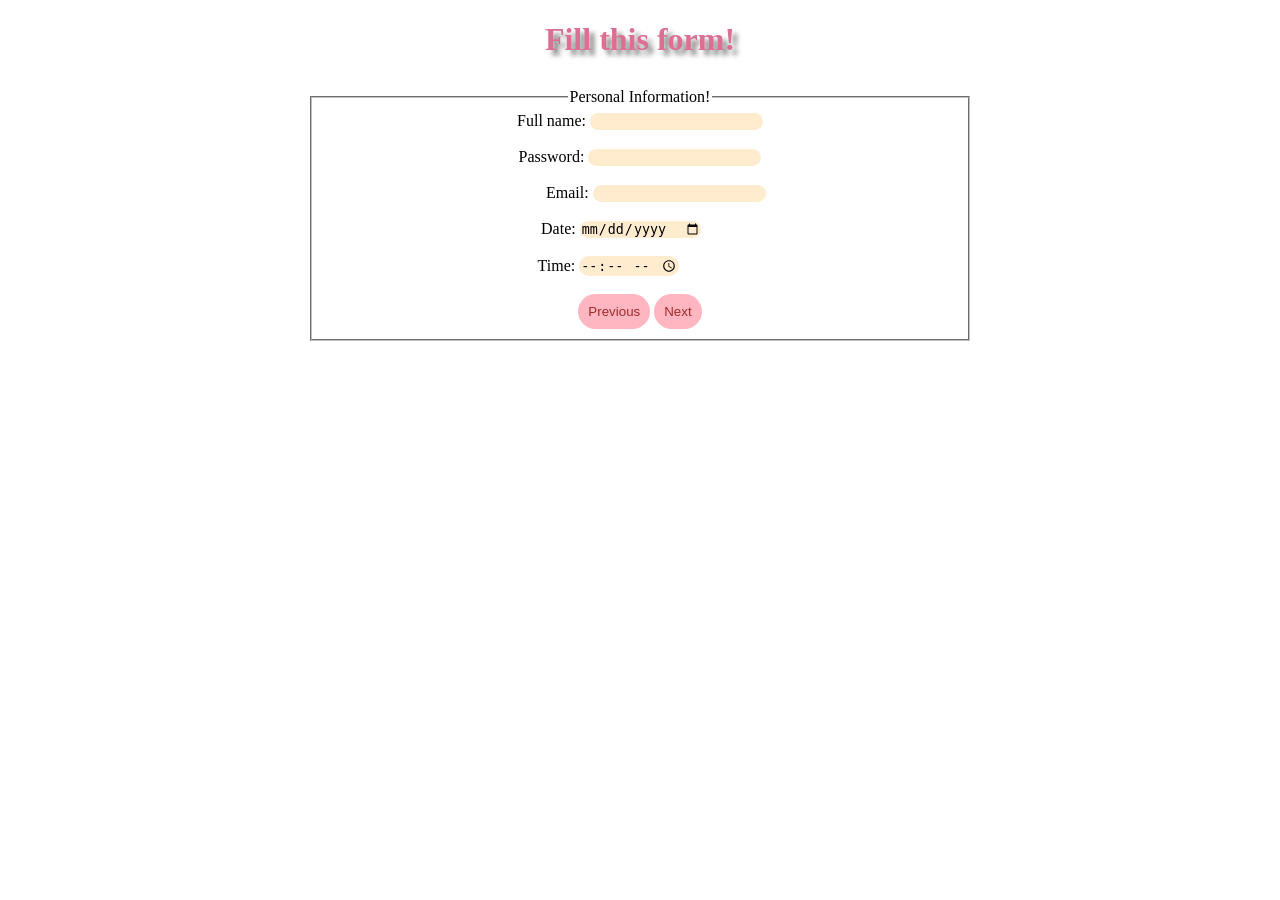
<file: My work/Form/step1.html>
<!DOCTYPE html>
<html lang="en">
<head>
    <meta charset="UTF-8">
    <meta name="viewport" content="width=device-width, initial-scale=1.0">
    <title>Form</title>
<link rel="stylesheet" href="./style.css">
</head>
<body>
    <h1 class="heading2">Fill this form!</h1>
    <fieldset class="one">
        <legend>Personal Information!</legend>
        <label for="Full name">Full name:</label>
<input type="text" name="Full name" id="Full name"><br><br>
<label for="Password">Password:</label >
<input type="Password"><br><br>
<div class="email">
<label for="Email">Email:</label>
<input type="Email"> <br><br>
</div>
<div class="date">
<label for="Date">Date:</label>
<input type="Date"> </div>
<br>
<div class="time">
<label for="Time">Time:</label>
<input type="Time">
</div><br>

<div class="btn2">
    <button><a href="./index.html">Previous</a></button>
    <button><a href="./step2.html">Next</a></button>
</div>
</fieldset>


</body>
</html>
</file>
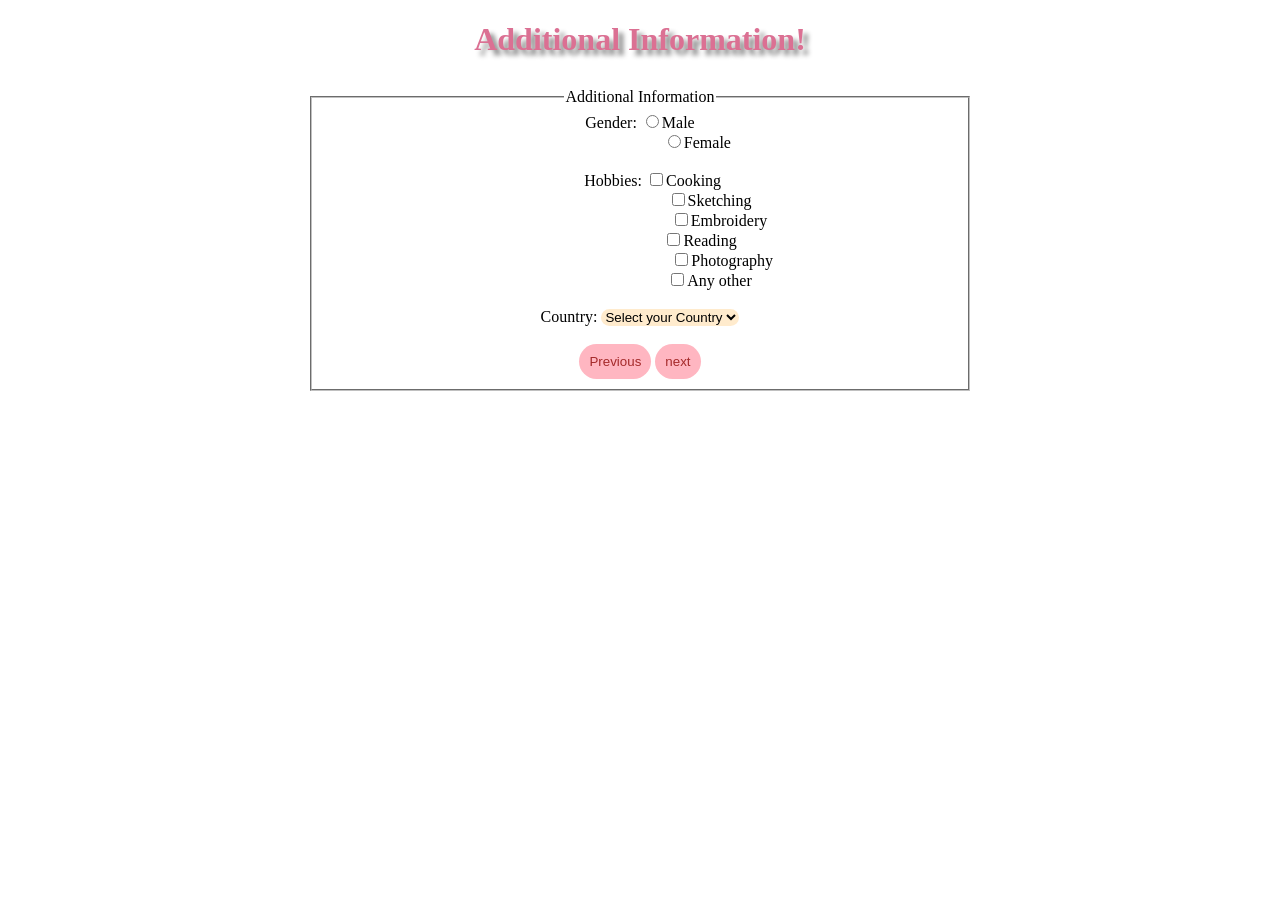
<file: My work/Form/step2.html>
<!DOCTYPE html>
<html lang="en">
<head>
    <meta charset="UTF-8">
    <meta name="viewport" content="width=device-width, initial-scale=1.0">
    <title>Form</title>
    <link rel="stylesheet" href="./style.css">
</head>
<body>
<h1 class="heading3">Additional Information!</h1>

<fieldset class="two">
    <legend>Additional Information</legend>
<label for="Gender">Gender:</label>
<input type="radio" id="Male" name="Gender">Male <br>
<div class="female">
<input type="radio" id="Female" name="Gender">Female <br>
</div><br>



<label class="hobbies" for="Hobbies">Hobbies:</label>
<input type="checkbox" id="Hobbies" name="Hobbies">Cooking <br>
<div class="sketching">
<input type="checkbox" id="Hobbies" name="Hobbies">Sketching <br>
</div>
<div class="embroidery">
<input type="checkbox" id="Hobbies" name="Hobbies">Embroidery <br>
</div>
<div class="reading">
<input type="checkbox" id="Hobbies" name="Hobbies">Reading <br>
</div>
<div class="photography">
<input type="checkbox" id="Hobbies" name="Hobbies">Photography <br>
</div>
<div class="other">
<input type="checkbox" id="Hobbies" name="Hobbies">Any other <br>
</div>
<br>
Country: <select class="country">
<option value="select" selected disabled>Select your Country</option>
<option value="select">Pakistan</option>
<option value="select">China</option>
<option value="select">United States</option>
<option value="select">Saudi Arabia</option>
<option value="select">Turkey</option>
</select>
<br><br>
<div class="btn2">
    <button><a href="./step1.html">Previous</a></button>
    <button><a href="./step3.html">next</a></button>
</div>

</fieldset>
</body>
</html>
</file>
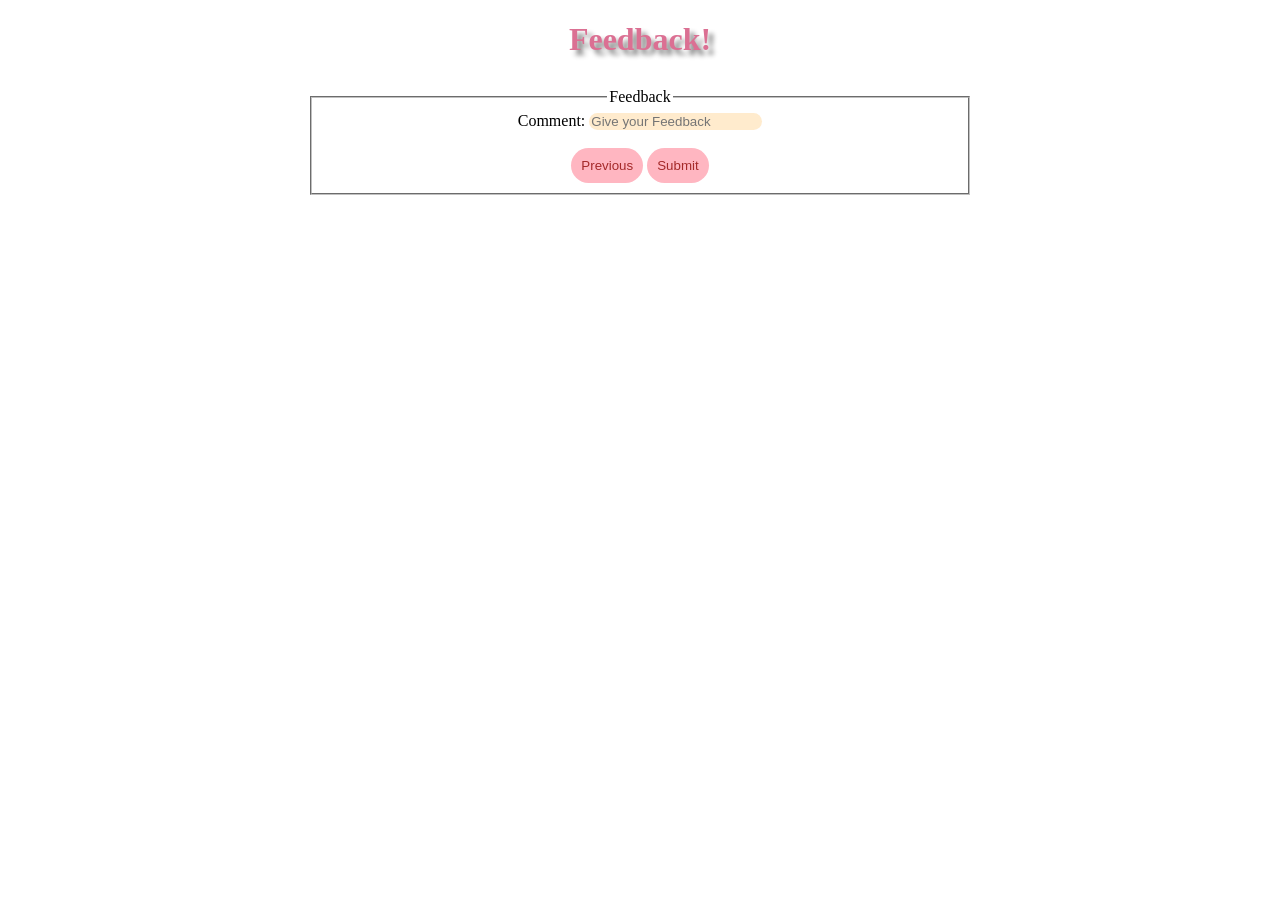
<file: My work/Form/step3.html>
<!DOCTYPE html>
<html lang="en">
<head>
    <meta charset="UTF-8">
    <meta name="viewport" content="width=device-width, initial-scale=1.0">
    <title>Form</title>
    <link rel="stylesheet" href="./style.css">
</head>
<body>
    <h1 class="heading4">Feedback!</h1>
    <fieldset class="feedback">
        <legend>Feedback</legend>
        <label for="Comment">Comment:</label>
        <input class="Comment" type="text" placeholder="Give your Feedback"><br><br>
   <!-- <label> for="Feedback">Comment:</label>
    <input type="text" id="text">
 -->
<div class="btn2">
    <button><a href="./step2.html">Previous</a></button>
    <button><a href="./submitted.html">Submit</a></button>
</div>
    </fieldset>
</body>
</html>
</file>
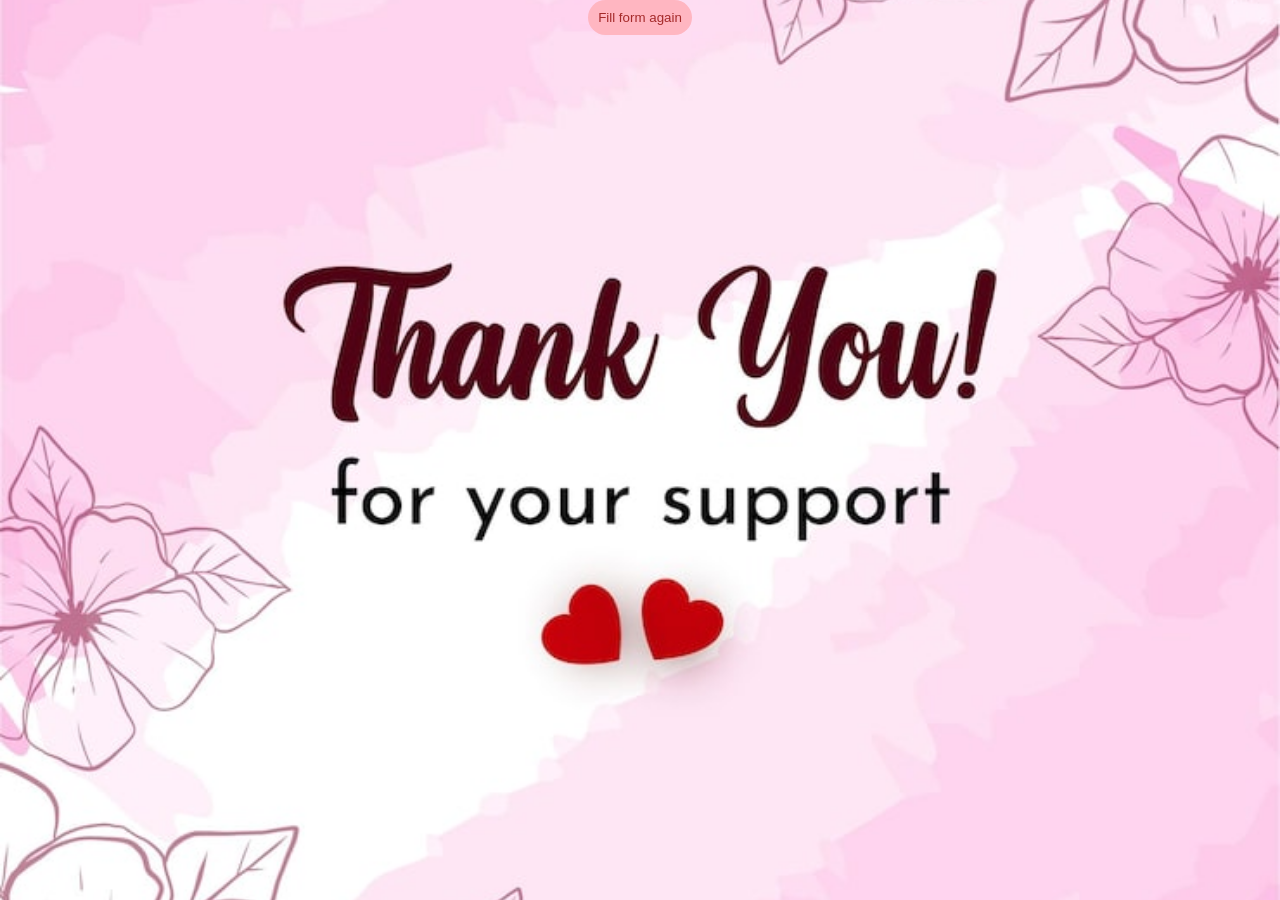
<file: My work/Form/submitted.html>
<!DOCTYPE html>
<html lang="en">
<head>
    <meta charset="UTF-8">
    <meta name="viewport" content="width=device-width, initial-scale=1.0">
    <title>Form</title>
    <link rel="stylesheet" href="./style.css">
</head>
<body class="body">
    <div class="btn2">
<button><a href="./index.html">Fill form again</a></button>
    </div>
</body>
</html>
</file>
<file: My work/Assignment 3/style.css>
*{
    margin: 0;
    padding: 0;
    box-sizing: border-box;
}
body{
    background-color: white;
    font-family: Arial, Helvetica, sans-serif;

}
.navbar{
    display: flex;
    justify-content: center;
    gap: 40px;
    align-items: center;
    font-size: 15px;
    height: 30px;
    position: sticky;
    top: 0%;
    background-color: white;
    box-shadow: 0 0 2px;
}
.links ul{
    display: flex;
    list-style: none;

}
.links li{
    text-decoration: none;
}
.links ul li a{
    text-decoration: none;
    gap: 40px;
    color: black;
    padding: 10px;
}
.links ul li a:hover{
    color: rgb(199, 193, 193);
    cursor: pointer;
}
.logo{
    display: flex;
    align-items: center;
    padding: 0px 5px;
    cursor: pointer;
}
.icons{
    display: flex;
    justify-content: center;
    align-items: center;
    gap: 25px;
    cursor: pointer;
}



.section1{
    width: 100%;
    height: 1000px;
    background-color: white;
    background-image: url(./assets/asset\ 34.jpeg);
    background-position: center;
    background-repeat: no-repeat;
    background-size:cover;
     display: flex;  
    align-items: end;
    justify-content: center;
    
}
.section1content{
    margin-bottom: 200px;

}
.section1content h1{
    font-size: 5rem;
    text-align: center;
    
}
.section1content p{
    font-size: 2rem;
    text-align: center;
}
 .section1btnbutton{
     display: flex;
    justify-content: center; 
     text-align: center; 
      margin-top: 10px;  
    border: none;
    font-size: 2rem;
    border-radius: 50px;
    border-color: rgb(13, 120, 227);
    padding: 6px 15px;
    color: white;
    background-color: rgb(13, 120, 227);
    cursor: pointer;
  
} 
 .section1btn{ 
     text-align: center; 
    display: flex;
    justify-content: center; 
    margin-top: 10px;
      
 }

 /* section 1 ended */
 .section2{
    width: 100%;
    height: 700px;
    background-color: white;
    background-image:url(./assets/asset\ 35.jpeg);
    background-position: center;
    background-repeat: no-repeat;
    background-size:cover;
     display: flex;  
    align-items: top;
    justify-content: center;
    
}
.section2content{
    margin: 50px;
    margin-bottom: 250px;
    color: white;
}
.section2content h1{
    font-size: 5rem;
    text-align: center;
    
}
.section2content p{
    font-size: 2rem;
    text-align: center;
}
 .section2btnbutton{
     display: flex;
    justify-content: center; 
     text-align: center; 
      margin-top: 10px;  
    border: none;
    font-size: 2rem;
    border-radius: 50px;
    border-color: rgb(13, 120, 227);
    padding: 6px 15px;
    color: white;
    background-color: rgb(13, 120, 227);
    cursor: pointer;
  
} 
 .section2btn{ 
     text-align: center; 
    display: flex;
    justify-content: center; 
    margin-top: 10px;
    gap: 10px;
      
 }
 .section2btnbutton2{
     display: flex;
    justify-content: center; 
     text-align: center; 
      margin-top: 10px;  
    border-color: rgb(221, 199, 199);
    font-size: 2rem;
    border-radius: 50px;
    padding: 6px 15px;
    color: rgb(13, 120, 227);
    background-color: transparent;
    cursor: pointer;
  
} 

 /* section 3 ended */
 .section3{
    width: 100%;
    height: 700px;
    background-color: white;
    background-image:url(./assets/asset\ 36.jpeg);
    background-position: center;
    background-repeat: no-repeat;
    background-size:cover;
     display: flex;  
    align-items: top;
    justify-content: center;
    
}
.section3content{
    margin: 50px;
    color: black;
}
.section3content h1{
    font-size: 5rem;
    text-align: center;
    
}
.section3content p{
    font-size: 2rem;
    text-align: center;
}
 .section3btnbutton{
     display: flex;
    justify-content: center; 
     text-align: center; 
      margin-top: 10px;  
    border: none;
    font-size: 2rem;
    border-radius: 50px;
    border-color: rgb(13, 120, 227);
    padding: 6px 15px;
    color: white;
    background-color: rgb(13, 120, 227);
    cursor: pointer;
  
} 
 .section3btn{ 
     text-align: center; 
    display: flex;
    justify-content: center; 
    margin-top: 10px;
    gap: 10px;
    
 }
 .section3btnbutton2{
     display: flex;
    justify-content: center; 
     text-align: center; 
      margin-top: 10px;  
    border-color: rgb(13, 120, 227);
    font-size: 2rem;
    border-radius: 50px;
    padding: 6px 15px;
    color: rgb(13, 120, 227);
    background-color: transparent;
    cursor: pointer;
  
} 

 /* section 3 ended */
 .section4{
    width: 100%;
    height: 700px;
    background-color: white;
    background-image:url(./assets/hero_iphone_family__fuz5j2v5xx6y_large.jpg);
    background-position: center;
    background-repeat: no-repeat;
    background-size:cover;
     display: flex;  
    align-items: top;
    justify-content: center;
    
}
.section4content{
     margin: 50px;
    color: black;
}
.section4content h1{
    font-size: 5rem;
    text-align: center;
    
}
.section4content p{
    font-size: 2rem;
    text-align: center;
}
 .section4btnbutton{
     display: flex;
    justify-content: center; 
     text-align: center; 
      margin-top: 10px;  
    border: none;
    font-size: 2rem;
    border-radius: 50px;
    border-color: rgb(13, 120, 227);
    padding: 6px 15px;
    color: white;
    background-color: rgb(13, 120, 227);
    cursor: pointer;
  
} 
 .section4btn{ 
     text-align: center; 
    display: flex;
    justify-content: center; 
    margin-top: 10px;
    gap: 10px;
    
 }
 .section4btnbutton2{
     display: flex;
    justify-content: center; 
     text-align: center; 
      margin-top: 10px;  
    border-color: rgb(13, 120, 227);
    font-size: 2rem;
    border-radius: 50px;
    padding: 6px 15px;
    color: rgb(13, 120, 227);
    background-color: transparent;
    cursor: pointer;
  
} 

 /* section 4 ended */
 .section5{
    width: 100%;
    height: 700px;
    background-color: white;
    background-image:url(./assets/promo_ipad__fioegapg12qi_large.jpg);
    background-position: center;
    background-repeat: no-repeat;
    background-size:cover;
     display: flex;  
    align-items: top;
    justify-content: center;
    
}
.section5content{
     margin: 50px;
    color: black;
}
.section5content h1{
    font-size: 5rem;
    text-align: center;
    
}
.section5content p{
    font-size: 2rem;
    text-align: center;
}
 .section5btnbutton{
     display: flex;
    justify-content: center; 
     text-align: center; 
      margin-top: 10px;  
    border: none;
    font-size: 2rem;
    border-radius: 50px;
    border-color: rgb(13, 120, 227);
    padding: 6px 15px;
    color: white;
    background-color: rgb(13, 120, 227);
    cursor: pointer;
  
} 
 .section5btn{ 
     text-align: center; 
    display: flex;
    justify-content: center; 
    margin-top: 10px;
    gap: 10px;
    
 }
 .section5btnbutton2{
     display: flex;
    justify-content: center; 
     text-align: center; 
      margin-top: 10px;  
    border-color: rgb(13, 120, 227);
    font-size: 2rem;
    border-radius: 50px;
    padding: 6px 15px;
    color: rgb(13, 120, 227);
    background-color: transparent;
    cursor: pointer;
  
} 

 /* section 5 ended */
 .section6{
    width: 100%;
    height: 700px;
    background-color:white;
     display: flex;  
    align-items: top;
    justify-content: space-around;
    gap: 10px;
     margin-top: 10px;
    
}
.section6content{
     width: 50%;
    height: 700px;
    background-image: url(./assets/asset\ 37.jpeg);
    background-position: center;
    background-repeat: no-repeat;
    background-size: cover;
    justify-content: left;
    margin-bottom: 250px;
    color: black;
   
}
.section6content h1{
    font-size: 4rem;
    text-align: center;
    margin-top: 40px;
    
}
.section6content p{
    font-size: 2rem;
    text-align: center;
}
 .section6btnbutton{
     display: flex;
    justify-content: center; 
     text-align: center; 
      margin-top: 10px;  
    border: none;
    font-size: 2rem;
    border-radius: 50px;
    border-color: rgb(13, 120, 227);
    padding: 6px 15px;
    color: white;
    background-color: rgb(13, 120, 227);
    cursor: pointer;
  
} 
 .section6btn{ 
     text-align: center; 
    display: flex;
    justify-content: center; 
    margin-top: 10px;
    gap: 10px;
    
 }
 .section6btnbutton2{
     display: flex;
    justify-content: center; 
     text-align: center; 
      margin-top: 10px;  
    border-color: rgb(13, 120, 227);
    font-size: 2rem;
    border-radius: 50px;
    padding: 6px 15px;
    color: rgb(13, 120, 227);
    background-color: transparent;
    cursor: pointer;
  
} 
/* section 6 content 2 starts */
.section6content2{
    width: 50%;
    height: 700px;
    background-image: url(./assets/asset\ 41.jpeg);
    background-position: center;
    background-repeat: no-repeat;
    background-size: cover;
    justify-content: right;
    margin-bottom: 250px;
    color: black;
    display: flex;
    justify-content: flex-start;
    padding: 60px;
    flex-direction: column;
    align-items: center;
}
.section6content2 img{
    text-align: center;
    width: 450px;
    margin-bottom: 15px;
    
}
.section6content2 p{
    font-size: 2rem;
    text-align: center;
}
 
 /* section 6 ended */
 .section7{
    width: 100%;
    height: 700px;
    background-color: white;
     display: flex;  
    align-items: top;
    justify-content: space-around;
    gap: 10px;
     margin-top: 10px;
    
}
.section7content{
     width: 50%;
    height: 700px;
    background-image: url(./assets/asset\ 42.jpeg);
    background-position: center;
    background-repeat: no-repeat;
    background-size: cover;
    justify-content: left;
    margin-bottom: 250px;
    color: black;
   
}
.section7content h1{
    font-size: 4rem;
    text-align: center;
    margin-top: 40px;
    
}
.section7content p{
    font-size: 2rem;
    text-align: center;
}
 .section7btnbutton{
     display: flex;
    justify-content: center; 
     text-align: center; 
      margin-top: 10px;  
    border: none;
    font-size: 2rem;
    border-radius: 50px;
    border-color: rgb(13, 120, 227);
    padding: 6px 15px;
    color: white;
    background-color: rgb(13, 120, 227);
    cursor: pointer;
  
} 
 .section7btn{ 
     text-align: center; 
    display: flex;
    justify-content: center; 
    margin-top: 10px;
    gap: 10px;
    
 }
 .section7btnbutton2{
     display: flex;
    justify-content: center; 
     text-align: center; 
      margin-top: 10px;  
    border-color: rgb(13, 120, 227);
    font-size: 2rem;
    border-radius: 50px;
    padding: 6px 15px;
    color: rgb(13, 120, 227);
    background-color: transparent;
    cursor: pointer;
  
} 
/* section 7 content 2 starts */
.section7content2{
     width: 50%;
    height: 700px;
    background-image: url(./assets/asset\ 39.jpeg);
    background-position: center;
    background-repeat: no-repeat;
    background-size: cover;
    justify-content: right;
    margin-bottom: 250px;
    color: black;
    display: flex;
    justify-content: flex-start;
    padding: 60px;
    flex-direction: column;
    align-items: center;
}
.section7content2 img{
    text-align: center;
    width: 300px;
    margin-bottom: 15px;

}
.section7content2 p{
    font-size: 2rem;
    text-align: center;
}
 
 /* section 7 ended */
 .section8{
    width: 100%;
    height: 700px;
    background-color: white;
     display: flex;  
    align-items: top;
    justify-content: space-around;
    gap: 10px;
    margin-top: 10px;
    
}
.section8content{
     width: 50%;
    height: 700px;
    background-image: url(./assets/asset\ 44.jpeg);
    background-position: center;
    background-repeat: no-repeat;
    background-size: cover;
    justify-content: left;
    margin-bottom: 250px;
    color: black;
    display: flex;
    justify-content: flex-start;
    padding: 60px;
    flex-direction: column;
    align-items: center;
}
.section8content img{
    text-align: center;
    width: 300px;
    margin-bottom: 15px;
    
}
.section8content p{
    font-size: 2rem;
    text-align: center;
}

 .section8btnbutton{
     display: flex;
    justify-content: center; 
     text-align: center; 
      margin-top: 10px;  
    border: none;
    font-size: 2rem;
    border-radius: 50px;
    border-color: rgb(13, 120, 227);
    padding: 6px 15px;
    color: white;
    background-color: rgb(13, 120, 227);
    cursor: pointer;
  
} 
 .section8btn{ 
     text-align: center; 
    display: flex;
    justify-content: center; 
    margin-top: 10px;
    gap: 10px;
    
 }
 .section8btnbutton2{
     display: flex;
    justify-content: center; 
     text-align: center; 
      margin-top: 10px;  
    border-color: rgb(13, 120, 227);
    font-size: 2rem;
    border-radius: 50px;
    padding: 6px 15px;
    color: rgb(13, 120, 227);
    background-color: transparent;
  cursor: pointer;
} 
/* section 8 content 2 starts */
.section8content2{
     width: 50%;
    height: 700px;
    background-image: url(./assets/asset\ 46.jpeg);
    background-position: center;
    background-repeat: no-repeat;
    background-size: cover;
    justify-content: right;
    margin-bottom: 250px;
    color: black;
    display: flex;
    justify-content: flex-start;
    padding: 60px;
    flex-direction: column;
    align-items: center;
}
.section8content2 img{
    text-align: center;
    width: 250px;
    margin-bottom: 15px;
 

}
.section8content2 p{
    font-size: 2rem;
    text-align: center;
}

 /* section 8 ended */
 .footer{

    background: #f5f5f7;
    padding: 40px 10%;
    font-family: Arial, Helvetica, sans-serif;
    color: #858282;
    line-height: 1.5rem;
  
 }
 .footerp{
    font-size: 0.9rem;
    margin: auto;
    display: flex;
    justify-content: center;
 }
 .footerp a{
    color: #333;
 }
 hr{
    width: 67%;
   margin: auto;
 }

.footerlinks{
    margin-top: 5px;
     display: flex;
    justify-content: center;
  gap: 5rem;
}

.footerlinks h4{
    font-size: 1rem;
    margin-bottom: 10px;
    color: #323233;
}
    
 .footerlinks a{
    text-decoration: none;
    color: #858282;
 }
 .footerlinks a:hover{
    text-decoration: underline;
    cursor: pointer;
    
 }
 .column a{
    display: block;

 }
.h4{
    margin-top: 10px;
}
/* All lines ended */
.last{
    display: flex;
}
.footerp2{
    font-size: 0.9rem;
   margin-left: 17%;
    display: flex;
    color: #858282;
    
}
.footerp2 a{
    color: #0066CC;
}
hr{
    width: 67%;
   margin: auto;
 }
 .copyright{
    margin-left: 16.5%;
    color: #858282;
 } 
 .copyright:hover{
    cursor: pointer;
 }
 .footerlinks2 ul{
    display:  flex;
    margin-left: 40px;
 }
 .footerlinks2 ul li{
    display: flex;
    justify-content: center;
    
 }
 .footerlinks2 ul li a{
    color: #858282;
    text-decoration: none;
    margin-right: 8px;
 }
 .footerlinks2 ul li a:hover{
    text-decoration: underline;
 }
 .unitedstates{
     margin-left: 12%;
 }
 .unitedstates a{
    text-decoration: none;
    color: #858282;
 }
 .unitedstates a:hover{
    text-decoration: underline;
 }
</file>
<file: My work/Assignmet 2/style.css>
body {
  font-family: 'Courier New', Courier, monospace;
  background-color: #f8f8f8;
  color: #333;
  text-align: center;
  margin: 0;
  padding: 0;
}

.container {
  width: 80%;
  margin: 40px auto;
  border: 1px solid #ccc;
  background: #fff;
  border: 1px solid #ddd;
  padding: 20px;
}

h1 {
  letter-spacing: 3px;
  font-weight: normal;
  margin-bottom: 10px;
}

h1 span {
  font-weight: bold;
}

nav {
  border-top: 2px solid black;
  border-bottom: 2px solid black;
  margin: 20px 0;
  width: 100%;
  box-sizing: border-box;
}

nav ul {
  list-style: none;
  padding: 0;
  margin: 0;
  display: flex;
  justify-content: center;
}

nav ul li {
  margin: 10px 20px;
}

nav ul li a {
  text-decoration: none;
  color: black;
  font-weight: bold;
  
}

nav ul li a.active,
nav ul li a:hover {
  color: red;
}

.images {
  display: flex;
  justify-content: center;
  gap: 10px;
  margin: 20px 0;
}

.images img {
  width: 50%;
  border: 1px solid #000;
}

p {
  font-size: 16px;
  margin: 20px auto;
  color: #000;
  width: 70%;
line-height: 1.6;
font-weight: 500;
  letter-spacing: 1px;
  text-align: center;
  font-family: 'Courier New', Courier, monospace;
  
}
</file>
<file: My work/CSS Flexbox/style.css>
.container {
  display: flex;
  background-color: DodgerBlue;
}

.container div {
  background-color: #f1f1f1;
  margin: 10px;
  padding: 20px;
  font-size: 30px;
}
</file>
<file: My work/Form/style.css>
.heading1{
    text-align: center;
    color: palevioletred;
    text-shadow: 5px 5px 5px grey;
}
.btn{
    text-align: center;
}
.btn button{
    border: none;
    padding: 10px;
    border-radius: 35px;
    background-color: lightpink;
}
.btn button a{
    text-decoration:none;
    color: brown;
}

.one{
    text-align: center;
    width: 50%;
    margin: 30px auto;
}
.heading2{
    text-align: center;
    color: palevioletred;
    text-shadow: 5px 5px 5px grey;
}
.btn2{
    text-align: center;
}
.btn2 button{
    border: none;
    padding: 10px;
    border-radius: 35px;
    background-color: lightpink;
}
.btn2 button a{
    text-decoration: none;
    color: brown;
}
.heading3{
    text-align: center;
    color: palevioletred;
    text-shadow: 5px 5px 5px grey;

}
.email{
    margin-left: 5%;
}
.one input{
    border: none;
    background-color: blanchedalmond;
    border-radius: 10px;
outline: none;
}
.two{
    text-align: center;
    width: 50%;
    margin:30px auto ;
}
.female{
    margin-left: 18%;
}
.hobbies{
    margin-left: 4%;
}
.sketching{
    margin-left: 22%;
}
.embroidery{
    margin-left: 25%;
}

.reading{
    margin-left: 19%;
}
.photography{
    margin-left: 26%;
}
.other{
    margin-left: 22%;
}
.country{
    border: none;
    background-color: blanchedalmond;
    border-radius: 10px;
    outline: none;
}
.heading4{
    text-align: center;
    color: palevioletred;
    text-shadow: 5px 5px 5px grey;
}
.date{
    margin-right: 6%;
}
.time{
    margin-right: 10%;
}
.feedback{
    text-align: center;
    width: 50%;
    margin: 30px auto;

}
.Comment{
    border: none;
    background-color: blanchedalmond;
    border-radius: 10px;
    outline: none;
}
.body{
    background-image: url(./WhatsApp\ Image\ 2025-11-11\ at\ 7.40.59\ PM.jpeg);
    background-size: cover;
    background-repeat: no-repeat;
    image-resolution: 1920*1080;
    margin: 0%;
    padding: 0%;
    background-position: center;
    height: 100vh;
}
</file>
<file: My work/Layout h.w/style.css>
body{
    background-color: #f2f2f2;
    font-family: Arial, sans-serif;
    margin: 0;
    padding: 0;
}
header{
    background-color: green;
    color: #fff;
    padding: 10px;
    text-align: center;
}
h1{
    font-size: 48px;
    margin: 0;
    text-shadow: 2px 2px #000;
}
nav{
    background-color: palegreen;
    padding: 10px;
}
nav ul{
    list-style-type: none;
    margin: 0;
    padding: 0;
    text-align: center;
}
nav li{
    display: inline-block;
    margin-right: 20px;
}
nav a{
    color: #fff;
    font-size: 24px;
    text-decoration: none;
}
nav a:hover{
    color: #000;
    text-decoration: underline;
}
main{
    margin: 20px;
    text-align: justify;
    box-shadow: 2px 2px 1opx #999;
    padding: 20px;
    background-color: #fff;
    border-radius: 10px;
}
h2{
    color: #333;
    font-size: 36px;
    margin: 20px 0 10px 0;
}
p{
    color: #666;
    font-size: 18px;
    line-height: 1.5;
    margin-bottom: 20px;
}
ul{
    margin: 20px 0 10px 0;
    padding-left: 20px;
}
li{
    color: #666;
    font-size: 18px;
    line-height: 1.5;
    margin-bottom: 10px;
}
footer{
    background-color: palegreen;
    color: #fff;
    padding: 10px;
    text-align: center;
    font-size: 18px;
    position: fixed;
    bottom: 0;
    left: 0;
    width: 100%;
}
</file>
<file: My work/Layout/style.css>
h1{
    color: rgb(252, 9, 9);
}
.box1{
    background-color: blueviolet;
    height: 200px;
    width: 700px;
}
.box2{
    background-color: aqua;
height: 200px;
width: 700px;
}
.box3{
    background-color: hotpink;
    height: 200px;
    width: 700px;
}
@media screen and ( max-width:760px){
    .box1{
        background-color: rgb(4, 4, 241);
    }
       .box2{
        background-color: rgb(197, 248, 12);
       }
       .box3{
        background-color: rgb(12, 255, 93);
       }
}
</file>
<file: My work/Assignment 4/OLX Clone/style.css>
*{
    margin: 0;
    padding: 0%;
    box-sizing: border-box;
}
body{
    margin: 0%;
    padding: 0;
    font-family: Arial, Helvetica, sans-serif;
}
/* navbar starts here  */
.navbar{
    position: sticky;
    top: 0;
    background-color: white;
}
/* nav1 starts here */
.nav1{
    display: flex;
    justify-content: space-between;
    background-color: #EBF1FF;
}

.logo{
    display: flex;
    justify-content: center;
    gap: 20px;
    margin-left: 10%;
    cursor: pointer;
    border-top-left-radius:15px ;
    border-top-right-radius: 15px;
     
    
}
.logo img{
    border-top-left-radius:15px ;
    border-top-right-radius: 15px;
    
    
}
.carhouse{
    display: flex;
    justify-content: center;
    align-items: center;
    
}
.car{
    display: flex;
    justify-content: center;
    align-items: center;
    gap: 10px;
    font-weight: bold;
    
}

.house{
    display: flex;
    justify-content: center;
    align-items: center;
    gap: 10px;
    font-weight: bold;
}
.car:hover{
    color: #3A77FF;
    cursor: pointer;
}
.house:hover{
    color: #3A77FF;
    cursor: pointer;
}
.loginsell{
   display: flex;
    justify-content: center;
    align-items: center;
    gap: 25px;
    margin-right: 8%;
}
.login a{
   color: black;
    
}
.login a:hover{
    text-decoration: none;
}
.imgbtn{
    position: relative;

 }
 .imgbtn span{
    position: absolute;
    top: 17px;
    left: 26px;
    font-weight: bold;
 }

.sell:hover{
    cursor: pointer;
}
/* nav1 ends here  */
/* nav2 starts here */
.nav2{
    display: flex;
}
.box1{
    display: flex;
    justify-content: space-between ;
    align-items: center;
    margin-left: 9%;
    margin-top: 20px;
    padding: 5px;
    border: 1px solid;
    width: 40%;
    border-radius: 5px;
   
}
.box1:hover{
    color: #3A77FF;
}
.locationlogo img{
    margin-left: 5px;
}
.locationtext input{
    border: none;
    font-size: 1rem;
    display: flex;
    outline: none;

}

.arrowdown{
    cursor: pointer;
    margin-right: 10px;
}

.box2{
     display: flex;
    justify-content:space-between;
    align-items: center;
    margin-left: 35px;
    margin-top: 20px;
    padding: 5px;
    border: 1px solid;
    width: 100%;
      border-top-left-radius: 5px;
    border-bottom-left-radius: 5px;

}
.box2:hover{
    color: #3A77FF;
}    
.box2text input{
    width: 250%;
    border: none;
    font-size: 1rem;
    display: flex;
    justify-content: center;
    padding-left: 15px;
    outline: none;

}
.searchicon{
    display: flex;
    justify-content:center;
    align-items: center;
    margin-top: 20px;
    background-color: #002F34;
    gap: 10px;
    height: 50px;
      border-top-right-radius: 5px;
    border-bottom-right-radius: 5px;
    margin-right: 135px;
    cursor: pointer;

}
.search{
    color:white;
    font-weight: bold;
    padding-right: 10px;

}
.icon{
    filter:invert(1) brightness(100);
    padding-left: 10px;
}
/* nav2 ends here  */
.container{
    width: 82%;
    margin: 0 auto;
    
}
/*Menu starts here!*/
hr{
    color: #5b6163;
}
.menu ul{
    display: flex;
    gap: 20px;
}
.categ{
    font-weight: bold;
}
.menu ul li{
    list-style: none;
    font-size: 16px;
    margin-top: 15px;
    color: #002F34;
}
.menu ul li:hover{
    color: #3A77FF;
    cursor: pointer;
}
/* img section 1 starts here  */
.imgSection1 img{
    margin-top: 3rem;
    width: 100%;
    border-radius: 6px;

}
/* img section 2 starts here  */
.imgSection2{
    display: flex;
    justify-content: space-between;
    width: 100%;
    height: 200px;
    margin-top: 2rem;
    background-color: rgb(243, 212, 11);
    align-items: center;
    border-radius: 6px;
}
.imgSection2Img1{
    display: flex;
    justify-content: center;
    
}
.imgSection2Img1 img{
    width: 50%;
}
.imgSection2Img1 img{
    width: 50%;
}
.imgSection2Img3{
    margin-right: 85px;
}
.western img{
    width: 200px;
}
.MoneyRia{
    display: flex;
    gap: 10px;
    margin-top: 10px;
}
.MoneyRia img{
    width: 100px;
}
 /* img section 2 ends here  */
         /* card section 1 starts here  */

.card{
     width: 100px;
    display: flex;
    margin-top: 2rem;
    flex-direction: column;
    text-align: center;
    color: #002F34;
    font-size: 15px;
    font-weight: bold;
    gap: 25px;
    
}
.cardsection1{
     display: flex;
    flex-direction: column;
    cursor: pointer;
    
}
.cardsection1card1{
    display: flex;
    justify-content: space-between;
    width: 100%;
}
.cardsection1card2{
     display: flex;
   gap: 35px;
    width: 100%;

}
/* card section 1 ends here  */
/* title section 1 starts here   */
.titlesection{
    display: flex;
    justify-content: space-between;
    margin-top: 2.5rem;
    cursor: pointer;
}
.titlesection h1{
    font-size: 1.7rem;
    color: #002F34;

}
.titlesection a{
    font-size: 1.2rem;
    text-decoration: none;
    color: #3A77FF;
    font-weight: bold;
}
.titlesection a:hover{
    text-decoration: underline;
}
/* title section 1 ends here  */
/* title section 1 card 1 starts here  */
.titlesection1{
    display: flex;
    margin-top: 2rem;
    gap: 15px;
    /* justify-content: center; */
    cursor: pointer;
}
.titlesection1card1{
    border: 1px solid #c4caca;
    
}
.text{
    margin-left: 15px;
}
.text img{
    margin-right: 10px;
}
.RS1{
    display: flex;
    justify-content: space-between;
    margin-top: 0.5rem;
    align-items: center;
    font-weight: bold;
    color: #002F34;
    font-size: 18px;
}
.card1p2{
    color: #002F34;
    font-size: 15px;
    margin-top: 0.7rem;
}
.card1p3{
    color: #595f5f;
    font-size: 15px;
    margin-top: 1.3rem;
}
.card1p4{
    color: #595f5f;
    font-size: 12px;
    margin-top: 0.6rem;

}
.pic1{
    display: flex;
    justify-content: center;
    margin-top: 7px;
}

.pic1 img{
    border-radius: 6px;
    width: 95%;
}
/* title section 1 card 1 ends here  */
.pic2{
    display: flex;
    justify-content: center;
    margin-top: 7px;
}
.pic2 img{
    border-radius: 6px;
    width: 93%;
}
.titlesection1card2{
    border: 1px solid #c4caca;
    
}
.RS2{
    display: flex;
    justify-content: space-between;
    margin-top: 0.5rem;
    align-items: center;
    font-weight: bold;
    color: #002F34;
    font-size: 18px;
}
.card2p2{
    color: #002F34;
    font-size: 15px;
    margin-top: 0.5rem;
}
.card2p3{
    color: #595f5f;
    font-size: 15px;
    margin-top: 0.5rem;
}
.card2p4{
    color: #595f5f;
    font-size: 12px;
    margin-top: 0.5rem;

}
/* title section 1 card 2 ends here  */
.pic3{
    display: flex;
    justify-content: center;
    margin-top: 7px;

}

.pic3 img{
    border-radius: 6px;
    width: 91%;
}
.titlesection1card3{
    border: 1px solid #c4caca;
    
}
.RS3{
    display: flex;
    justify-content: space-between;
    margin-top: 0.5rem;
    align-items: center;
    font-weight: bold;
    color: #002F34;
    font-size: 18px;
}
.card3p2{
    color: #002F34;
    font-size: 15px;
    margin-top: 0.2rem;
}
.card3p3{
    color: #595f5f;
    font-size: 15px;
    margin-top: 0.7rem;
}
.card3p4{
    color: #595f5f;
    font-size: 12px;
    margin-top: 0.2rem;

}
/* title section 1 card 3 ends here  */
.pic4{
    display: flex;
    justify-content: center;
    margin-top: 7px;

}
.pic4 img{
    border-radius: 6px;
    width: 90%;
    /* border: 1px solid red; */
}
.titlesection1card4{
    border: 1px solid #c4caca;
    
}
.RS4{
    display: flex;
    justify-content: space-between;
    margin-top: 0.5rem;
    align-items: center;
    font-weight: bold;
    color: #002F34;
    font-size: 18px;
}
.card4p2{
    color: #002F34;
    font-size: 15px;
    margin-top: 0.2rem;
}
.card4p3{
    color: #595f5f;
    font-size: 15px;
    margin-top: 1rem;
}
.card4p4{
    color: #595f5f;
    font-size: 12px;
    margin-top: 0.5rem;
    margin-bottom: 5px;

}
/* title section 1 card 4 ends here  */
/* title section 2 starts here  */
.titlesection2{
    display: flex;
    margin-top: 2rem;
    gap: 15px;
    /* justify-content: center; */
    cursor: pointer;
}
.titlesection2card1{
    border: 1px solid #c4caca;
    
}

.sec2text{
    margin-left: 25px;
}
.sec2text img{
    margin-right: 10px;
}
.sec2RS1{
    display: flex;
    justify-content: space-between;
    margin-top: 0.5rem;
    align-items: center;
    font-weight: bold;
    color: #002F34;
    font-size: 18px;
}
.sec2card1p2{
    color: #002F34;
    font-size: 15px;
    margin-top: 0.7rem;
}
.sec2card1p3{
    color: #595f5f;
    font-size: 15px;
    margin-top: 1.3rem;
    font-weight: bold;

}
.sec2card1p4{
    color: #595f5f;
    font-size: 12px;
    margin-top: 0.6rem;

}
.sec2card1p5{
    color: #595f5f;
    font-size: 11px;
    margin-top: 0.5rem;
    margin-bottom: 0.5rem;
}
.sec2pic1{
    display: flex;
    justify-content: center;
    margin-top: 7px;
}

.sec2pic1 img{
    border-radius: 6px;
    width: 95%;
}
/* title section 2 card 1 ends here  */
.sec2pic2{
    display: flex;
    justify-content: center;
    margin-top: 7px;
}
.sec2pic2 img{
    border-radius: 6px;
    width: 91%;
}
.titlesection2card2{
    border: 1px solid #c4caca;
    
}
.sec2RS2{
    display: flex;
    justify-content: space-between;
    margin-top: 0.5rem;
    align-items: center;
    font-weight: bold;
    color: #002F34;
    font-size: 18px;
}
.sec2card2p2{
    color: #002F34;
    font-size: 15px;
    margin-top: 0.6rem;
}
.sec2card2p3{
    color: #595f5f;
    font-size: 15px;
    margin-top: 2.3rem;
    font-weight: bold;
}
.sec2card2p4{
    color: #595f5f;
    font-size: 12px;
    margin-top: 0.7rem;

}
.sec2card2p5{
    color: #595f5f;
    font-size: 11px;
    margin-top: 0.7rem;
}
/* title section 2 card 2 ends here  */
.sec2pic3{
    display: flex;
    justify-content: center;
    margin-top: 7px;

}

.sec2pic3 img{
    border-radius: 6px;
    width: 92%;
}
.titlesection2card3{
    border: 1px solid #c4caca;
    
}
.sec2RS3{
    display: flex;
    justify-content: space-between;
    margin-top: 0.5rem;
    align-items: center;
    font-weight: bold;
    color: #002F34;
    font-size: 18px;
}
.sec2card3p2{
    color: #002F34;
    font-size: 15px;
    margin-top: 0.5rem;
}
.sec2card3p3{
    color: #595f5f;
    font-size: 15px;
    margin-top: 1.4rem;
    font-weight: bold;

}
.sec2card3p4{
    color: #595f5f;
    font-size: 12px;
    margin-top: 0.9rem;

}
.sec2card3p5{
    color: #595f5f;
    font-size: 11px;
    margin-top: 0.7rem;
}
/* title section 2 card 3 ends here  */
.sec2pic4{
    display: flex;
    justify-content: center;
    margin-top: 7px;

}
.sec2pic4 img{
    border-radius: 6px;
    width: 92%;
    /* border: 1px solid red; */
}
.titlesection2card4{
    border: 1px solid #c4caca;
    
}
.sec2RS4{
    display: flex;
    justify-content: space-between;
    margin-top: 0.5rem;
    align-items: center;
    font-weight: bold;
    color: #002F34;
    font-size: 18px;
}
.sec2card4p2{
    color: #002F34;
    font-size: 15px;
    margin-top: 0.3rem;
}
.sec2card4p3{
    color: #595f5f;
    font-size: 15px;
    margin-top: 2.7rem;
    font-weight: bold;

}
.sec2card4p4{
    color: #595f5f;
    font-size: 12px;
    margin-top: 0.8rem;
    margin-bottom: 5px;

}
.sec2card1p5{
    color: #595f5f;
    font-size: 11px;
    margin-top: 0.7rem;
}
/* title section 2 card 4 ends here  */

/* title section 3 starts here  */
.titlesection3{
    display: flex;
    margin-top: 2rem;
    gap: 15px;
    /* justify-content: center; */
    cursor: pointer;
}
.titlesection3card1{
    border: 1px solid #c4caca;
    
}

.sec3text{
    margin-left: 25px;
}
.sec3text img{
    margin-right: 10px;
}
.sec3RS1{
    display: flex;
    justify-content: space-between;
    margin-top: 0.5rem;
    align-items: center;
    font-weight: bold;
    color: #002F34;
    font-size: 18px;
}
.sec3card1p2{
    color: #002F34;
    font-size: 15px;
    margin-top: 0.7rem;
}
.sec3card1p3{
    color: #595f5f;
    font-size: 15px;
    margin-top: 1.2rem;
    font-weight: bold;

}
.sec3card1p4{
    color: #595f5f;
    font-size: 12px;
    margin-top: 0.6rem;

}
.sec3pic1{
    display: flex;
    justify-content: center;
    margin-top: 7px;
}

.sec3pic1 img{
    border-radius: 6px;
    width: 95%;
}
/* title section 3 card 1 ends here  */
.sec3pic2{
    display: flex;
    justify-content: center;
    margin-top: 7px;
}
.sec3pic2 img{
    border-radius: 6px;
    width: 97%;
}
.titlesection3card2{
    border: 1px solid #c4caca;
    
}
.sec3RS2{
    display: flex;
    justify-content: space-between;
    margin-top: 0.5rem;
    align-items: center;
    font-weight: bold;
    color: #002F34;
    font-size: 18px;
}
.sec3card2p2{
    color: #002F34;
    font-size: 15px;
    margin-top: 0.6rem;
}
.sec3card2p3{
    color: #595f5f;
    font-size: 15px;
    margin-top: 2.2rem;
    font-weight: bold;
}
.sec3card2p4{
    color: #595f5f;
    font-size: 12px;
    margin-top: 0.7rem;

}
/* title section 3 card 2 ends here  */
.sec3pic3{
    display: flex;
    justify-content: center;
    margin-top: 7px;

}

.sec3pic3 img{
    border-radius: 6px;
    width: 94%;
}
.titlesection3card3{
    border: 1px solid #c4caca;
    
}
.sec3RS3{
    display: flex;
    justify-content: space-between;
    margin-top: 0.5rem;
    align-items: center;
    font-weight: bold;
    color: #002F34;
    font-size: 18px;
}
.sec3card3p2{
    color: #002F34;
    font-size: 15px;
    margin-top: 0.5rem;
}
.sec3card3p3{
    color: #595f5f;
    font-size: 15px;
    margin-top: 1.2rem;
    font-weight: bold;

}
.sec3card3p4{
    color: #595f5f;
    font-size: 12px;
    margin-top: 0.9rem;

}
/* title section 3 card 3 ends here  */
.sec3pic4{
    display: flex;
    justify-content: center;
    margin-top: 7px;

}
.sec3pic4 img{
    border-radius: 6px;
    width: 95%;
    /* border: 1px solid red; */
}
.titlesection3card4{
    border: 1px solid #c4caca;
    
}
.sec3RS4{
    display: flex;
    justify-content: space-between;
    margin-top: 0.5rem;
    align-items: center;
    font-weight: bold;
    color: #002F34;
    font-size: 18px;
}
.sec3card4p2{
    color: #002F34;
    font-size: 15px;
    margin-top: 0.6rem;
}
.sec3card4p3{
    color: #595f5f;
    font-size: 15px;
    margin-top: 2.3rem;
    font-weight: bold;

}
.sec3card4p4{
    color: #595f5f;
    font-size: 12px;
    margin-top: 0.8rem;
    margin-bottom: 5px;

}
/* title section 3 card 4 ends here  *

/* title section 4 starts here  */
.titlesection4{
    display: flex;
    margin-top: 2rem;
    gap: 15px;
    cursor: pointer;
    /* justify-content: center; */
}
.titlesection4card1{
    border: 1px solid #c4caca;
    
}

.sec4text{
    margin-left: 25px;
}
.sec4text img{
    margin-right: 10px;
}
.sec4RS1{
    display: flex;
    justify-content: space-between;
    margin-top: 0.5rem;
    align-items: center;
    font-weight: bold;
    color: #002F34;
    font-size: 18px;
}
.sec4card1p2{
    color: #002F34;
    font-size: 15px;
    margin-top: 0.9rem;
}
.sec4card1p3{
    color: #595f5f;
    font-size: 15px;
    margin-top: 0.8rem;
    font-weight: bold;

}
.sec4card1p4{
    color: #595f5f;
    font-size: 12px;
    margin-top: 0.9rem;

}
.sec4card1p5{
    color: #595f5f;
    font-size: 11px;
    margin-top: 0.5rem;
    margin-bottom: 0.5rem;
}
.sec4pic1{
    display: flex;
    justify-content: center;
    margin-top: 7px;
}

.sec4pic1 img{
    border-radius: 6px;
    width: 96%;
}
/* title section 4 card 1 ends here  */
.sec2pic4{
    display: flex;
    justify-content: center;
    margin-top: 7px;
}
.sec4pic2 img{
    border-radius: 6px;
    width: 95%;
    margin-left: 5px;
    margin-top: 5px;
   
}
.titlesection4card2{
    border: 1px solid #c4caca;
    
}
.sec4RS2{
    display: flex;
    justify-content: space-between;
    margin-top: 0.5rem;
    align-items: center;
    font-weight: bold;
    color: #002F34;
    font-size: 18px;
}
.sec4card2p2{
    color: #002F34;
    font-size: 15px;
    margin-top: 0.5rem;
}
.sec4card2p3{
    color: #595f5f;
    font-size: 15px;
    margin-top: 1rem;
    font-weight: bold;
}
.sec4card2p4{
    color: #595f5f;
    font-size: 12px;
    margin-top: 1rem;

}
.sec4card2p5{
    color: #595f5f;
    font-size: 11px;
    margin-top: 0.7rem;
}
/* title section 4 card 2 ends here  */
.sec4pic3{
    display: flex;
    justify-content: center;
    margin-top: 7px;

}

.sec4pic3 img{
    border-radius: 6px;
    width: 95%;
}
.titlesection4card3{
    border: 1px solid #c4caca;
    
}
.sec4RS3{
    display: flex;
    justify-content: space-between;
    margin-top: 0.5rem;
    align-items: center;
    font-weight: bold;
    color: #002F34;
    font-size: 18px;
}
.sec4card3p2{
    color: #002F34;
    font-size: 15px;
    margin-top: 0.5rem;
}
.sec4card3p3{
    color: #595f5f;
    font-size: 15px;
    margin-top: 1.2rem;
    font-weight: bold;

}
.sec4card3p4{
    color: #595f5f;
    font-size: 12px;
    margin-top: 0.9rem;

}
.sec4card3p5{
    color: #595f5f;
    font-size: 11px;
    margin-top: 0.7rem;
}
/* title section 4 card 3 ends here  */
.sec4pic4{
    display: flex;
    justify-content: center;
    margin-top: 7px;

}
.sec4pic4 img{
    border-radius: 6px;
    width: 95%;
    /* border: 1px solid red; */
}
.titlesection4card4{
    border: 1px solid #c4caca;
    
}
.sec4RS4{
    display: flex;
    justify-content: space-between;
    margin-top: 0.5rem;
    align-items: center;
    font-weight: bold;
    color: #002F34;
    font-size: 18px;
}
.sec4card4p2{
    color: #002F34;
    font-size: 15px;
    margin-top: 0.3rem;
}
.sec4card4p3{
    color: #595f5f;
    font-size: 15px;
    margin-top: 1.4rem;
    font-weight: bold;

}
.sec4card4p4{
    color: #595f5f;
    font-size: 12px;
    margin-top: 1rem;
    margin-bottom: 5px;

}
.sec4card1p5{
    color: #595f5f;
    font-size: 11px;
    margin-top: 0.7rem;
}
/* title section 4 card 4 ends here  */

/* title section 5 starts here  */
.titlesection5{
    display: flex;
    margin-top: 2rem;
    gap: 15px;
    cursor: pointer;
    /* justify-content: center; */
}
.titlesection5card1{
    border: 1px solid #c4caca;
    
}

.sec5text{
    margin-left: 25px;
}
.sec5text img{
    margin-right: 10px;
}
.sec5RS1{
    display: flex;
    justify-content: space-between;
    margin-top: 0.5rem;
    align-items: center;
    font-weight: bold;
    color: #002F34;
    font-size: 18px;
}
.sec5card1p2{
    color: #002F34;
    font-size: 15px;
    margin-top: 0.8rem;
}
.sec5card1p3{
    color: #595f5f;
    font-size: 15px;
    margin-top: 1.7rem;

}
.sec5card1p4{
    color: #595f5f;
    font-size: 12px;
    margin-top: 0.5rem;

}
.sec5pic1{
    display: flex;
    justify-content: center;
    margin-top: 7px;
}

.sec5pic1 img{
    border-radius: 6px;
    width: 95%;
}
/* title section 5 card 1 ends here  */
.sec5pic2{
    display: flex;
    justify-content: center;
    margin-top: 7px;
}
.sec5pic2 img{
    border-radius: 6px;
    width: 90%;
}
.titlesection5card2{
    border: 1px solid #c4caca;
    
}
.sec5RS2{
    display: flex;
    justify-content: space-between;
    margin-top: 0.5rem;
    align-items: center;
    font-weight: bold;
    color: #002F34;
    font-size: 18px;
}
.sec5card2p2{
    color: #002F34;
    font-size: 15px;
    margin-top: 0.6rem;
}
.sec5card2p3{
    color: #595f5f;
    font-size: 15px;
    margin-top: 0.8rem;

}
.sec5card2p4{
    color: #595f5f;
    font-size: 12px;
    margin-top: 0.7rem;

}
/* title section 5 card 2 ends here  */
.sec5pic3{
    display: flex;
    justify-content: center;
    margin-top: 7px;

}

.sec5pic3 img{
    border-radius: 6px;
    width: 94%;
}
.titlesection5card3{
    border: 1px solid #c4caca;
    
}
.sec5RS3{
    display: flex;
    justify-content: space-between;
    margin-top: 0.5rem;
    align-items: center;
    font-weight: bold;
    color: #002F34;
    font-size: 18px;
}
.sec5card3p2{
    color: #002F34;
    font-size: 15px;
    margin-top: 0.5rem;
}
.sec5card3p3{
    color: #595f5f;
    font-size: 15px;
    margin-top: 2rem;

}
.sec5card3p4{
    color: #595f5f;
    font-size: 12px;
    margin-top: 0.7rem;

}
/* title section 5 card 3 ends here  */
.sec5pic4{
    display: flex;
    justify-content: center;
    margin-top: 7px;

}
.sec5pic4 img{
    border-radius: 6px;
    width: 95%;
    /* border: 1px solid red; */
}
.titlesection5card4{
    border: 1px solid #c4caca;
    
}
.sec5RS4{
    display: flex;
    justify-content: space-between;
    margin-top: 0.5rem;
    align-items: center;
    font-weight: bold;
    color: #002F34;
    font-size: 18px;
}
.sec5card4p2{
    color: #002F34;
    font-size: 15px;
    margin-top: 0.5rem;
}
.sec5card4p3{
    color: #595f5f;
    font-size: 15px;
    margin-top: 1.8rem;

}
.sec5card4p4{
    color: #595f5f;
    font-size: 12px;
    margin-top: 0.8rem;
    margin-bottom: 5px;

}
/* title section 5 card 4 ends here  *

/* title section 6 starts here  */
.titlesection6{
    display: flex;
    margin-top: 2rem;
    gap: 15px;
    cursor: pointer;
    /* justify-content: center; */
}
.titlesection6card1{
    border: 1px solid #c4caca;
    
}

.sec6text{
    margin-left: 25px;
}
.sec6text img{
    margin-right: 10px;
}
.sec6RS1{
    display: flex;
    justify-content: space-between;
    margin-top: 0.5rem;
    align-items: center;
    font-weight: bold;
    color: #002F34;
    font-size: 18px;
}
.sec6card1p2{
    color: #002F34;
    font-size: 15px;
    margin-top: 1rem;
}
.sec6card1p3{
    color: #595f5f;
    font-size: 15px;
    margin-top: 1.5rem;

}
.sec6card1p4{
    color: #595f5f;
    font-size: 12px;
    margin-top: 0.7rem;

}
.sec6pic1{
    display: flex;
    justify-content: center;
    margin-top: 7px;
}

.sec6pic1 img{
    border-radius: 6px;
    width: 93%;
}
/* title section 6 card 1 ends here  */
.sec6pic2{
    display: flex;
    justify-content: center;
    margin-top: 7px;
}
.sec6pic2 img{
    border-radius: 6px;
    width: 92%;
}
.titlesection6card2{
    border: 1px solid #c4caca;
    
}
.sec6RS2{
    display: flex;
    justify-content: space-between;
    margin-top: 0.5rem;
    align-items: center;
    font-weight: bold;
    color: #002F34;
    font-size: 18px;
}
.sec6card2p2{
    color: #002F34;
    font-size: 15px;
    margin-top: 0.9rem;
}
.sec6card2p3{
    color: #595f5f;
    font-size: 15px;
    margin-top: 1.5rem;

}
.sec6card2p4{
    color: #595f5f;
    font-size: 12px;
    margin-top: 0.8rem;

}
/* title section 6 card 2 ends here  */
.sec6pic3{
    display: flex;
    justify-content: center;
    margin-top: 7px;

}

.sec6pic3 img{
    border-radius: 6px;
    width: 93%;
}
.titlesection6card3{
    border: 1px solid #c4caca;
    
}
.sec6RS3{
    display: flex;
    justify-content: space-between;
    margin-top: 0.5rem;
    align-items: center;
    font-weight: bold;
    color: #002F34;
    font-size: 18px;
}
.sec6card3p2{
    color: #002F34;
    font-size: 15px;
    margin-top: 0.5rem;
}
.sec6card3p3{
    color: #595f5f;
    font-size: 15px;
    margin-top: 1.5rem;

}
.sec6card3p4{
    color: #595f5f;
    font-size: 12px;
    margin-top: 0.8rem;

}
/* title section 6 card 3 ends here  */
.sec6pic4{
    display: flex;
    justify-content: center;
    margin-top: 7px;

}
.sec6pic4 img{
    border-radius: 6px;
    width: 93%;
    /* border: 1px solid red; */
}
.titlesection6card4{
    border: 1px solid #c4caca;
    
}
.sec6RS4{
    display: flex;
    justify-content: space-between;
    margin-top: 0.5rem;
    align-items: center;
    font-weight: bold;
    color: #002F34;
    font-size: 18px;
}
.sec6card4p2{
    color: #002F34;
    font-size: 15px;
    margin-top: 0.5rem;
}
.sec6card4p3{
    color: #595f5f;
    font-size: 15px;
    margin-top: 1.5rem;

}
.sec6card4p4{
    color: #595f5f;
    font-size: 12px;
    margin-top: 0.8rem;
    margin-bottom: 5px;

}
/* title section 6 card 4 ends here  */

/* title section 7 starts here  */
.titlesection7{
    display: flex;
    margin-top: 2rem;
    gap: 15px;
    cursor: pointer;
    /* justify-content: center; */
}
.titlesection7card1{
    border: 1px solid #c4caca;
    
}

.sec7text{
    margin-left: 25px;
}
.sec7text img{
    margin-right: 10px;
}
.sec7RS1{
    display: flex;
    justify-content: space-between;
    margin-top: 0.5rem;
    align-items: center;
    font-weight: bold;
    color: #002F34;
    font-size: 18px;
}
.sec7card1p2{
    color: #002F34;
    font-size: 15px;
    margin-top: 1rem;
}
.sec7card1p3{
    color: #595f5f;
    font-size: 15px;
    margin-top: 1.3rem;

}
.sec7card1p4{
    color: #595f5f;
    font-size: 12px;
    margin-top: 0.5rem;

}
.sec7pic1{
    display: flex;
    justify-content: center;
    margin-top: 7px;
}

.sec7pic1 img{
    border-radius: 6px;
    width: 93%;
}
/* title section 7 card 1 ends here  */
.sec7pic2{
    display: flex;
    justify-content: center;
    margin-top: 7px;
}
.sec7pic2 img{
    border-radius: 6px;
    width: 94%;
}
.titlesection7card2{
    border: 1px solid #c4caca;
    
}
.sec7RS2{
    display: flex;
    justify-content: space-between;
    margin-top: 0.5rem;
    align-items: center;
    font-weight: bold;
    color: #002F34;
    font-size: 18px;
}
.sec7card2p2{
    color: #002F34;
    font-size: 15px;
    margin-top: 0.9rem;
}
.sec7card2p3{
    color: #595f5f;
    font-size: 15px;
    margin-top: 1.2rem;

}
.sec7card2p4{
    color: #595f5f;
    font-size: 12px;
    margin-top: 0.5rem;

}
/* title section 7 card 2 ends here  */
.sec7pic3{
    display: flex;
    justify-content: center;
    margin-top: 7px;

}

.sec7pic3 img{
    border-radius: 6px;
    width: 95%;
}
.titlesection7card3{
    border: 1px solid #c4caca;
    
}
.sec7RS3{
    display: flex;
    justify-content: space-between;
    margin-top: 0.5rem;
    align-items: center;
    font-weight: bold;
    color: #002F34;
    font-size: 18px;
}
.sec7card3p2{
    color: #002F34;
    font-size: 15px;
    margin-top: 0.7rem;
}
.sec7card3p3{
    color: #595f5f;
    font-size: 15px;
    margin-top: 1.3rem;

}
.sec7card3p4{
    color: #595f5f;
    font-size: 12px;
    margin-top: 0.5rem;

}
/* title section 7 card 3 ends here  */
.sec7pic4{
    display: flex;
    justify-content: center;
    margin-top: 7px;

}
.sec7pic4 img{
    border-radius: 6px;
    width: 93%;
    /* border: 1px solid red; */
}
.titlesection7card4{
    border: 1px solid #c4caca;
    
}
.sec7RS4{
    display: flex;
    justify-content: space-between;
    margin-top: 0.5rem;
    align-items: center;
    font-weight: bold;
    color: #002F34;
    font-size: 18px;
}
.sec7card4p2{
    color: #002F34;
    font-size: 15px;
    margin-top: 0.5rem;
}
.sec7card4p3{
    color: #595f5f;
    font-size: 15px;
    margin-top: 1.3rem;

}
.sec7card4p4{
    color: #595f5f;
    font-size: 12px;
    margin-top: 0.6rem;
    margin-bottom: 5px;

}
/* title section 7 card 4 ends here  *

/* title section 8 starts here  */
.titlesection8{
    display: flex;
    margin-top: 2rem;
    gap: 15px;
    cursor: pointer;
    /* justify-content: center; */
}
.titlesection8card1{
    border: 1px solid #c4caca;
    
}

.sec8text{
    margin-left: 25px;
}
.sec8text img{
    margin-right: 10px;
}
.sec8RS1{
    display: flex;
    justify-content: space-between;
    margin-top: 0.5rem;
    align-items: center;
    font-weight: bold;
    color: #002F34;
    font-size: 15px;
}
.sec8card1p2{
    color: #002F34;
    font-size: 15px;
    margin-top: 1rem;
}
.sec8card1p3{
    color: #595f5f;
    font-size: 15px;
    margin-top: 0.7rem;

}
.sec8pic1{
    display: flex;
    justify-content: center;
    margin-top: 7px;
}

.sec8pic1 img{
    border-radius: 6px;
    width: 102%;
    /* border: 1px solid red; */
}
/* title section 8 card 1 ends here  */
.sec8pic2{
    display: flex;
    justify-content: center;
    margin-top: 7px;
}
.sec8pic2 img{
    border-radius: 6px;
    width: 92%;
}
.titlesection8card2{
    border: 1px solid #c4caca;
    
}
.sec8RS2{
    display: flex;
    justify-content: space-between;
    margin-top: 0.5rem;
    align-items: center;
    font-weight: bold;
    color: #002F34;
    font-size: 15px;
}
.sec8card2p2{
    color: #002F34;
    font-size: 15px;
    margin-top: 0.8rem;
}
.sec8card2p3{
    color: #595f5f;
    font-size: 15px;
    margin-top: 0.9rem;

}
/* title section 8 card 2 ends here  */
.sec8pic3{
    display: flex;
    justify-content: center;
    margin-top: 7px;

}

.sec8pic3 img{
    border-radius: 6px;
    width: 104%;
    /* border: 1px solid red; */
}
.titlesection8card3{
    border: 1px solid #c4caca;
    
}
.sec8RS3{
    display: flex;
    justify-content: space-between;
    margin-top: 0.5rem;
    align-items: center;
    font-weight: bold;
    color: #002F34;
    font-size: 15px;
}
.sec8card3p2{
    color: #002F34;
    font-size: 15px;
    margin-top: 0.7rem;
}
.sec8card3p3{
    color: #595f5f;
    font-size: 15px;
    margin-top: 0.9rem;

}
/* title section 8 card 3 ends here  */
.sec8pic4{
    display: flex;
    justify-content: center;
    margin-top: 7px;

}
.sec8pic4 img{
    border-radius: 6px;
    width: 90%;
    /* border: 1px solid red; */
}
.titlesection8card4{
    border: 1px solid #c4caca;
    
}
.sec8RS4{
    display: flex;
    justify-content: space-between;
    margin-top: 0.5rem;
    align-items: center;
    font-weight: bold;
    color: #002F34;
    font-size: 15px;
}
.sec8card4p2{
    color: #002F34;
    font-size: 15px;
    margin-top: 0.5rem;
}
.sec8card4p3{
    color: #595f5f;
    font-size: 15px;
    margin-top: 0.9rem;

}
/* title section 8 card 4 ends here  */

/* game section starts here  */
.game{
    display: flex;
    justify-content: center;
    margin-top: 20px;
}
.game img{
    width: 70%;
}
.game img:hover{
    cursor: pointer;
}
/* footer section starts here  */
.mainfooter{
    background-color: rgb(241, 237, 237);
    height: 200%;
    display: flex;
    flex-direction: column;
      justify-content: end;
    margin-top: 2rem;
}
.footer1{
    display: flex;
    justify-content: space-around;
    align-items: center;
    margin-top: 100px;
}
.footertext{
    font-size: 1.6rem;
    font-weight: bold;
    /* margin-top: -20px;
    position: relative; */
}
.footerp2{
    color: #3A77FF;
    margin-top: 0.5rem;
}
.footertext:hover{
    cursor: pointer;
}
.mobimg{
    display: flex;
    justify-content: center;
    align-items: center;
}
.mobimg img{
    width: 50%;
    height: 50%;
    /* margin-top: 30px; */
}

.footer3img{
    /* width: 100%;
    border: 1px solid red; */
    display: flex;
    gap: 2px;
    justify-content: center;
    align-items: center;
    cursor: pointer;

}
.footer3img img{
    height: 50px;
    width:90%;
}
.h1{
    font-weight: bold;
    font-size: 18px;
    color: #002F34;
}
.footer2{
    display: flex;
    margin-top: 50px;
    justify-content: space-around;
    margin-bottom: 50px;
}
.logos{
    display: flex;
}

.list1 ul li{
    list-style:none ;
   margin-top: 7px;
   color: #002F34;
}
.list2 ul li{
    list-style:none ;
   margin-top: 7px;
   color: #002F34;

}
.list3 ul li{
    list-style:none ;
   margin-top: 7px;
   color: #002F34;

}
.list4 ul li{
    list-style:none ;
   margin-top: 7px;
   color: #002F34;

}
.list1 ul li:hover{
    cursor: pointer;
    color: #969899;
}
.list2 ul li:hover{
    cursor: pointer;
    color: #969899;
}
.list3 ul li:hover{
    cursor: pointer;
    color: #969899;
}
.list4 ul li:hover{
    cursor: pointer;
    color: #969899;
}
.list5 h1:hover{
    cursor: pointer;
}
.logos{
    display: flex;
    gap: 5px;

}
.logos img{
    margin-top: 7px;
}
.logos img:hover{
    cursor: pointer;
}
.footer3{
    display: flex;
    background-color: #002F34;
    height: 100px;
    color: #FFFFFF;
    justify-content: end;
    align-items: center;
}
.footer3h1{
    font-weight: bold;
    font-size: 19px;
    cursor: pointer;

}
.footer3h2{
    font-size: 19px;
    margin-right: 5rem;
    cursor: pointer;
}
/* top button starts here  */
.topbtn{
    display: flex;
    justify-content: end;
    position: fixed;
    bottom: 20px;
    right: 20px;
    color: transparent;
    border-radius: 25px;
    padding: 10px;
    gap: 5px;
    margin-bottom: 5.5rem;
    margin-right: 1rem;
    z-index: 999;
}
.topbtn a{
    text-decoration: none;
    color:#002F34 ;
    font-weight: bold;
    font-size: 17px;
    
}
/* top button ends here  */

/* media query starts here  */
@media screen and (max-width:780px) {
.car{
    display: none;
}
.box2 input{
    width: 50px;
} 
.menu ul li{
    display: none;
}
.imgSection2Img1{
    display: none;
}
.imgSection2Img3{
    display: none;
}
.imgSection2Img2{
    margin-left: 30px;

}
.cardsection1card1{
    display: none;
}
.titlesection1card1{
    display:none;
}
.titlesection2card1{
    display:none;
}
.titlesection3card1{
    display:none;
}
.titlesection4card1{
    display:none;
}
.titlesection5card1{
    display:none;
}
.titlesection6card1{
    display:none;
}
.titlesection7card1{
    display:none;
}
.titlesection8card1{
    display:none;
}
.footerp1{
    display:none;
}
.list2{
    display: none;
}
}

@media screen and (max-width:578px) {
.house{
    display: none;
}
.box1 input{
    width: 70px;
} 
.box2 input{
width: 50px;
}
.cardsection1card2{
    display: none;
}
.titlesection1card2{
    display:none;
}
.titlesection2card2{
    display:none;
}
.titlesection3card2{
    display:none;
}
.titlesection4card2{
    display:none;
}
.titlesection5card2{
    display:none;
}
.titlesection6card2{
    display:none;
}
.titlesection7card2{
    display:none;
}
.titlesection8card2{
    display:none;
}
.list3{
    display: none;
}
}

@media screen and (max-width:560px) {
.imgSection2Img2{
    margin-left: 2px;

}
}

@media screen and (max-width:472px) {
.imgSection2Img2 img{
    width: 22rem;
}
.imgSection2Img2{
    margin-left: 10px;
}
.list4{
    display: none;
}
}
/* media query ends here  */
</file>
